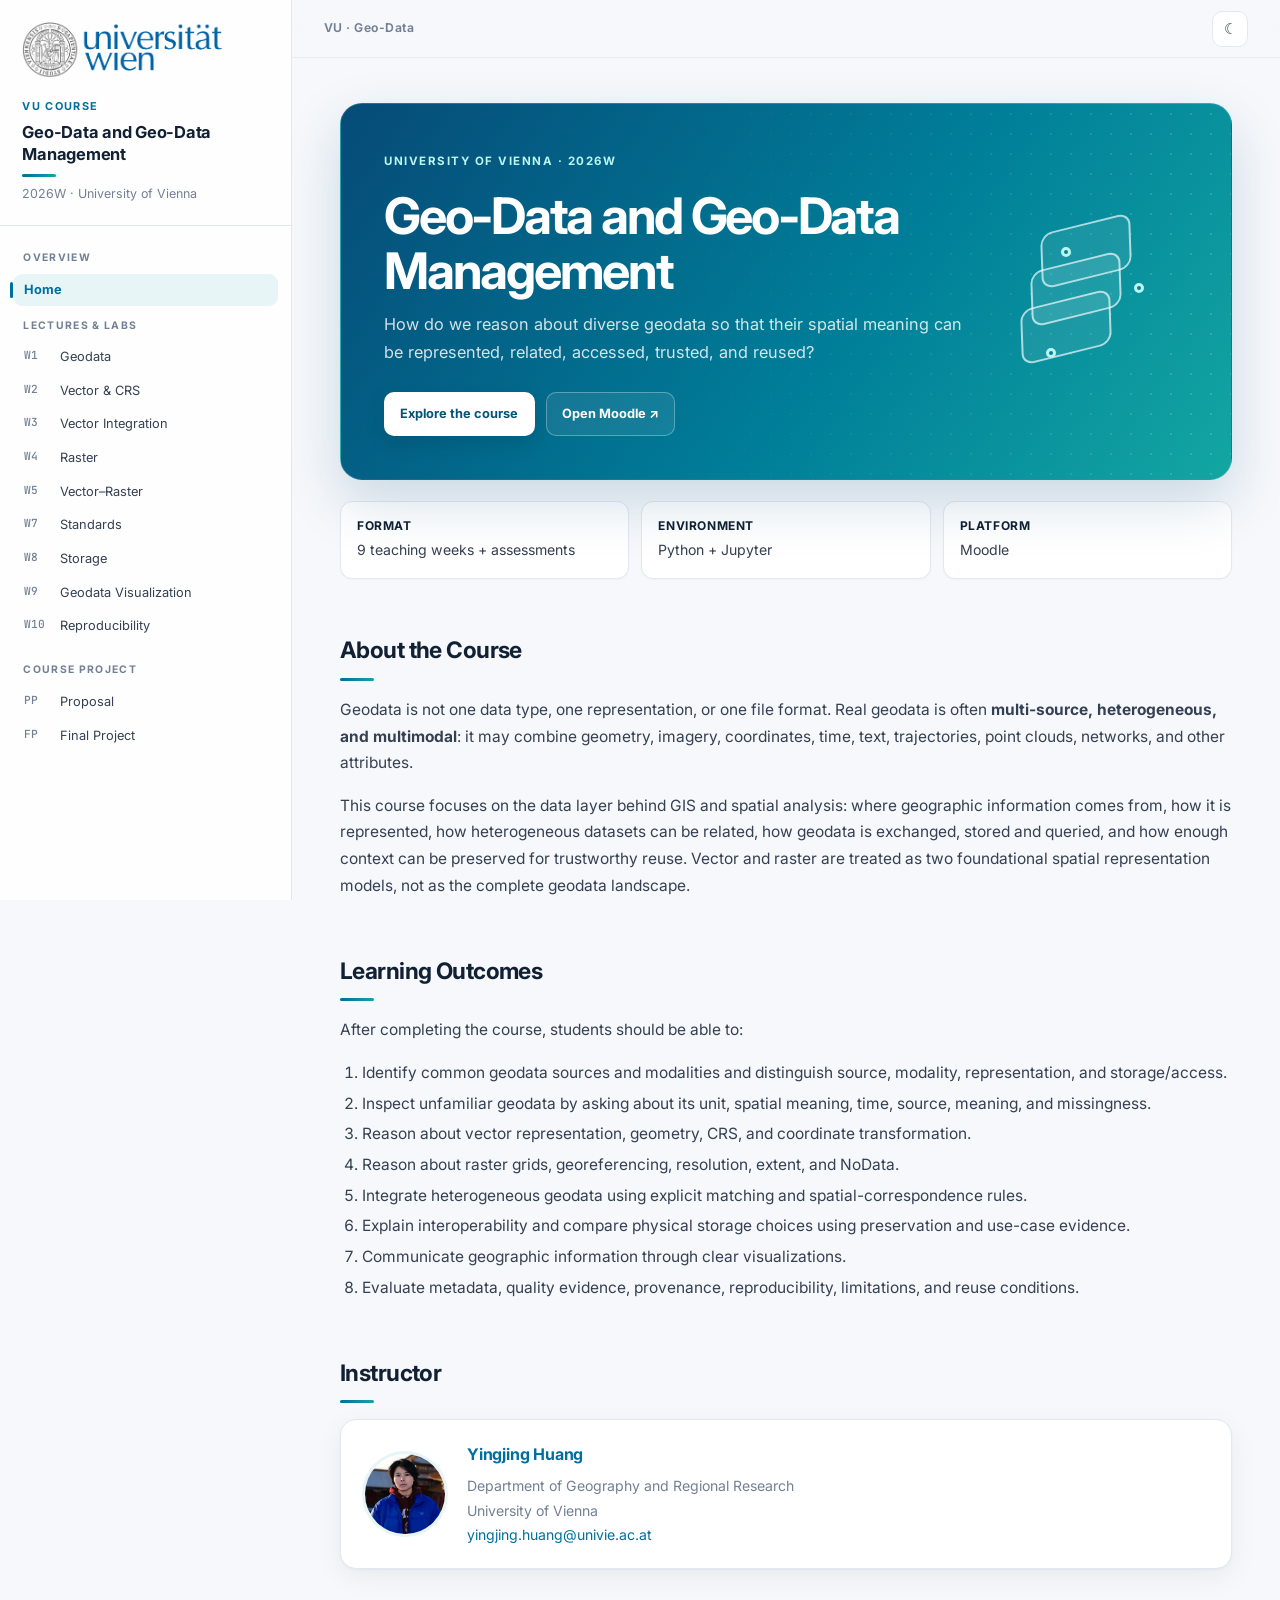
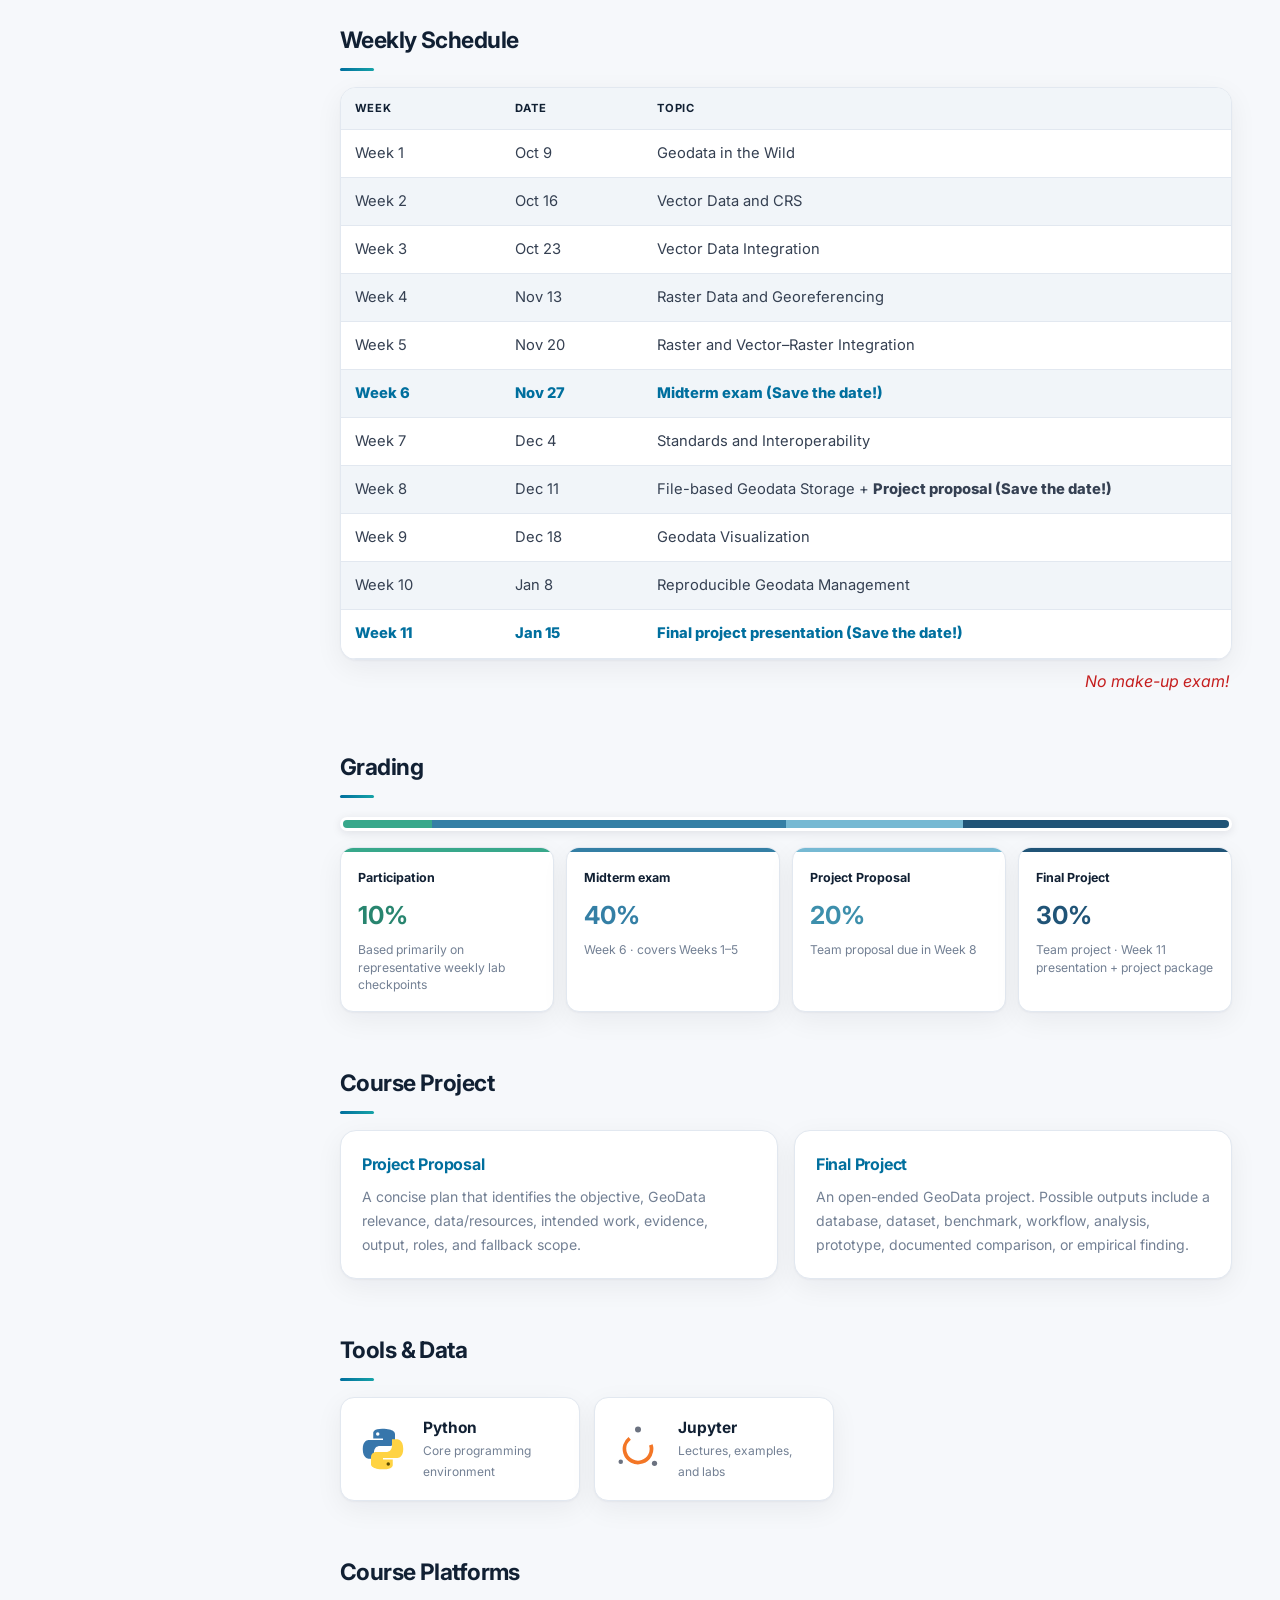
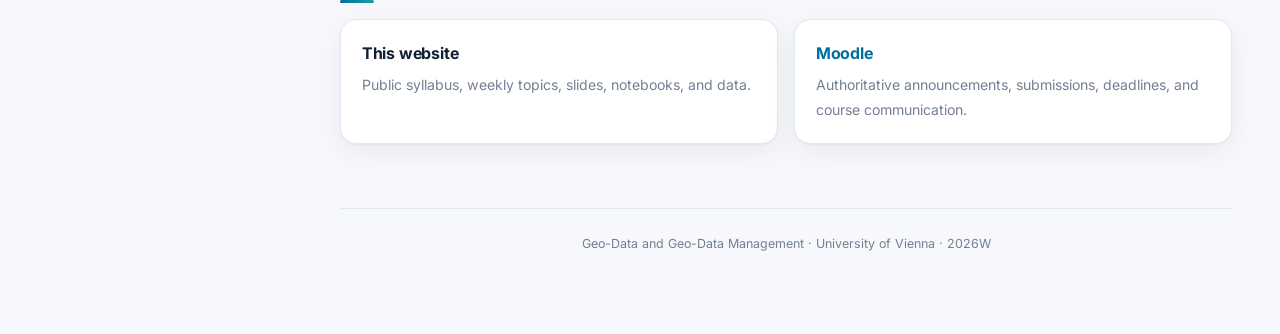
<file: index.html>
<!doctype html>
<html lang="en">
<head><meta charset="utf-8"><meta name="viewport" content="width=device-width,initial-scale=1"><meta name="description" content="Geo-Data and Geo-Data Management, University of Vienna, Winter Semester 2026"><title>Geo-Data and Geo-Data Management · 2026W</title><link rel="stylesheet" href="style.css"></head>
<body>
<aside class="sidebar" id="sidebar"><div class="sidebar-header"><img src="img/uni_logo.png" alt="University of Vienna" class="sidebar-logo"><div class="eyebrow">VU Course</div><h2>Geo-Data and Geo-Data Management</h2><div class="semester">2026W · University of Vienna</div></div><nav><div class="nav-title">Overview</div><a class="nav-home active" href="index.html">Home</a><div class="nav-title">Lectures &amp; Labs</div><div class="week-nav" id="weekNav"></div></nav></aside><div class="backdrop" id="backdrop"></div>
<main class="main"><div class="topbar"><span class="topbar-label">VU · Geo-Data</span><button class="icon-btn menu-toggle" id="menuToggle" aria-label="Open navigation">☰</button><button class="icon-btn" id="themeToggle" aria-label="Toggle colour theme">☾</button></div><div class="content">
<header class="hero hero-home"><div class="hero-copy"><span class="hero-eyebrow">University of Vienna · 2026W</span><h1>Geo-Data and Geo-Data Management</h1><p>How do we reason about diverse geodata so that their spatial meaning can be represented, related, accessed, trusted, and reused?</p><div class="hero-actions"><a class="button button-light" href="#schedule">Explore the course</a><a class="button button-ghost" href="https://moodle.univie.ac.at/" target="_blank" rel="noopener">Open Moodle ↗</a></div></div><div class="hero-visual data-visual" aria-hidden="true"><span class="data-layer layer-one"></span><span class="data-layer layer-two"></span><span class="data-layer layer-three"></span><span class="data-node node-one"></span><span class="data-node node-two"></span><span class="data-node node-three"></span></div></header>
<div class="quick-facts"><div class="fact"><strong>Format</strong><span>9 teaching weeks + assessments</span></div><div class="fact"><strong>Environment</strong><span>Python + Jupyter</span></div><div class="fact"><strong>Platform</strong><span>Moodle</span></div></div>
<h2>About the Course</h2><p>Geodata is not one data type, one representation, or one file format. Real geodata is often <strong>multi-source, heterogeneous, and multimodal</strong>: it may combine geometry, imagery, coordinates, time, text, trajectories, point clouds, networks, and other attributes.</p><p>This course focuses on the data layer behind GIS and spatial analysis: where geographic information comes from, how it is represented, how heterogeneous datasets can be related, how geodata is exchanged, stored and queried, and how enough context can be preserved for trustworthy reuse. Vector and raster are treated as two foundational spatial representation models, not as the complete geodata landscape.</p>
<h2>Learning Outcomes</h2><p>After completing the course, students should be able to:</p><ol><li>Identify common geodata sources and modalities and distinguish source, modality, representation, and storage/access.</li><li>Inspect unfamiliar geodata by asking about its unit, spatial meaning, time, source, meaning, and missingness.</li><li>Reason about vector representation, geometry, CRS, and coordinate transformation.</li><li>Reason about raster grids, georeferencing, resolution, extent, and NoData.</li><li>Integrate heterogeneous geodata using explicit matching and spatial-correspondence rules.</li><li>Explain interoperability and compare physical storage choices using preservation and use-case evidence.</li><li>Communicate geographic information through clear visualizations.</li><li>Evaluate metadata, quality evidence, provenance, reproducibility, limitations, and reuse conditions.</li></ol>
<h2>Instructor</h2><div class="instructor-card"><img src="img/Yingjing.jpg" alt="Yingjing Huang"><div><h3><a href="https://yingjinghuang.github.io/" target="_blank" rel="noopener">Yingjing Huang</a></h3><p>Department of Geography and Regional Research<br>University of Vienna<br><a href="mailto:yingjing.huang@univie.ac.at">yingjing.huang@univie.ac.at</a></p></div></div>
<h2 id="schedule">Weekly Schedule</h2>
<div class="schedule-wrap schedule-gir"><table>
<thead><tr><th>Week</th><th>Date</th><th>Topic</th></tr></thead>
<tbody>
<tr><td>Week 1</td><td>Oct 9</td><td><a href="week1.html">Geodata in the Wild</a></td></tr>
<tr><td>Week 2</td><td>Oct 16</td><td><a href="week2.html">Vector Data and CRS</a></td></tr>
<tr><td>Week 3</td><td>Oct 23</td><td><a href="week3.html">Vector Data Integration</a></td></tr>
<tr><td>Week 4</td><td>Nov 13</td><td><a href="week4.html">Raster Data and Georeferencing</a></td></tr>
<tr><td>Week 5</td><td>Nov 20</td><td><a href="week5.html">Raster and Vector–Raster Integration</a></td></tr>
<tr class="schedule-highlight"><td>Week 6</td><td>Nov 27</td><td>Midterm exam <span class="schedule-accent">(Save the date!)</span></td></tr>
<tr><td>Week 7</td><td>Dec 4</td><td><a href="week7.html">Standards and Interoperability</a></td></tr>
<tr><td>Week 8</td><td>Dec 11</td><td><a href="week8.html">File-based Geodata Storage</a> + <a class="schedule-accent" href="project-proposal.html">Project proposal (Save the date!)</a></td></tr>
<tr><td>Week 9</td><td>Dec 18</td><td><a href="week9.html">Geodata Visualization</a></td></tr>
<tr><td>Week 10</td><td>Jan 8</td><td><a href="week10.html">Reproducible Geodata Management</a></td></tr>
<tr class="schedule-highlight"><td>Week 11</td><td>Jan 15</td><td><a href="final-project.html">Final project presentation <span class="schedule-accent">(Save the date!)</span></a></td></tr>
</tbody></table></div>
<p class="no-makeup">No make-up exam!</p>
<h2>Grading</h2><div class="grading-bar" role="img" aria-label="Participation 10 percent, Midterm exam 40 percent, Project Proposal 20 percent, Final Project 30 percent"><span class="bar-participation"></span><span class="bar-midterm"></span><span class="bar-project"></span><span class="bar-final"></span></div><div class="assessment-grid"><article class="grade-card participation-card"><span class="grade-label">Participation</span><strong>10%</strong><p>Based primarily on representative weekly lab checkpoints</p></article><article class="grade-card midterm-card"><span class="grade-label">Midterm exam</span><strong>40%</strong><p>Week 6 · covers Weeks 1–5</p></article><article class="grade-card project-card"><span class="grade-label">Project Proposal</span><strong>20%</strong><p>Team proposal due in Week 8</p></article><article class="grade-card final-card"><span class="grade-label">Final Project</span><strong>30%</strong><p>Team project · Week 11 presentation + project package</p></article></div>
<h2>Course Project</h2><div class="card-grid"><article class="card"><h3><a href="project-proposal.html">Project Proposal</a></h3><p>A concise plan that identifies the objective, GeoData relevance, data/resources, intended work, evidence, output, roles, and fallback scope.</p></article><article class="card"><h3><a href="final-project.html">Final Project</a></h3><p>An open-ended GeoData project. Possible outputs include a database, dataset, benchmark, workflow, analysis, prototype, documented comparison, or empirical finding.</p></article></div><h2>Tools &amp; Data</h2><div class="tool-grid" aria-label="Core course tools"><div class="tool-card"><svg class="tool-icon python-icon" viewBox="0 0 64 64" aria-hidden="true"><path d="M31 5c-13 0-12 6-12 6v7h13v2H14S5 19 5 32s8 13 8 13h7v-9s0-8 8-8h13s7 0 7-7v-9s1-7-17-7Z"></path><circle cx="25" cy="12" r="2.3"></circle><path d="M33 59c13 0 12-6 12-6v-7H32v-2h18s9 1 9-12-8-13-8-13h-7v9s0 8-8 8H23s-7 0-7 7v9s-1 7 17 7Z"></path><circle cx="39" cy="52" r="2.3"></circle></svg><div><strong>Python</strong><span>Core programming environment</span></div></div><div class="tool-card"><svg class="tool-icon jupyter-icon" viewBox="0 0 64 64" aria-hidden="true"><circle cx="32" cy="32" r="18"></circle><circle cx="32" cy="6" r="4"></circle><circle cx="9" cy="49" r="3"></circle><circle cx="54" cy="51" r="3.5"></circle></svg><div><strong>Jupyter</strong><span>Lectures, examples, and labs</span></div></div></div>
<h2>Course Platforms</h2><div class="card-grid"><article class="card"><h3>This website</h3><p>Public syllabus, weekly topics, slides, notebooks, and data.</p></article><article class="card"><h3><a href="https://moodle.univie.ac.at/" target="_blank" rel="noopener">Moodle</a></h3><p>Authoritative announcements, submissions, deadlines, and course communication.</p></article></div>
<footer class="footer">Geo-Data and Geo-Data Management · University of Vienna · 2026W</footer>
</div></main><script src="script.js"></script></body></html>
</file>
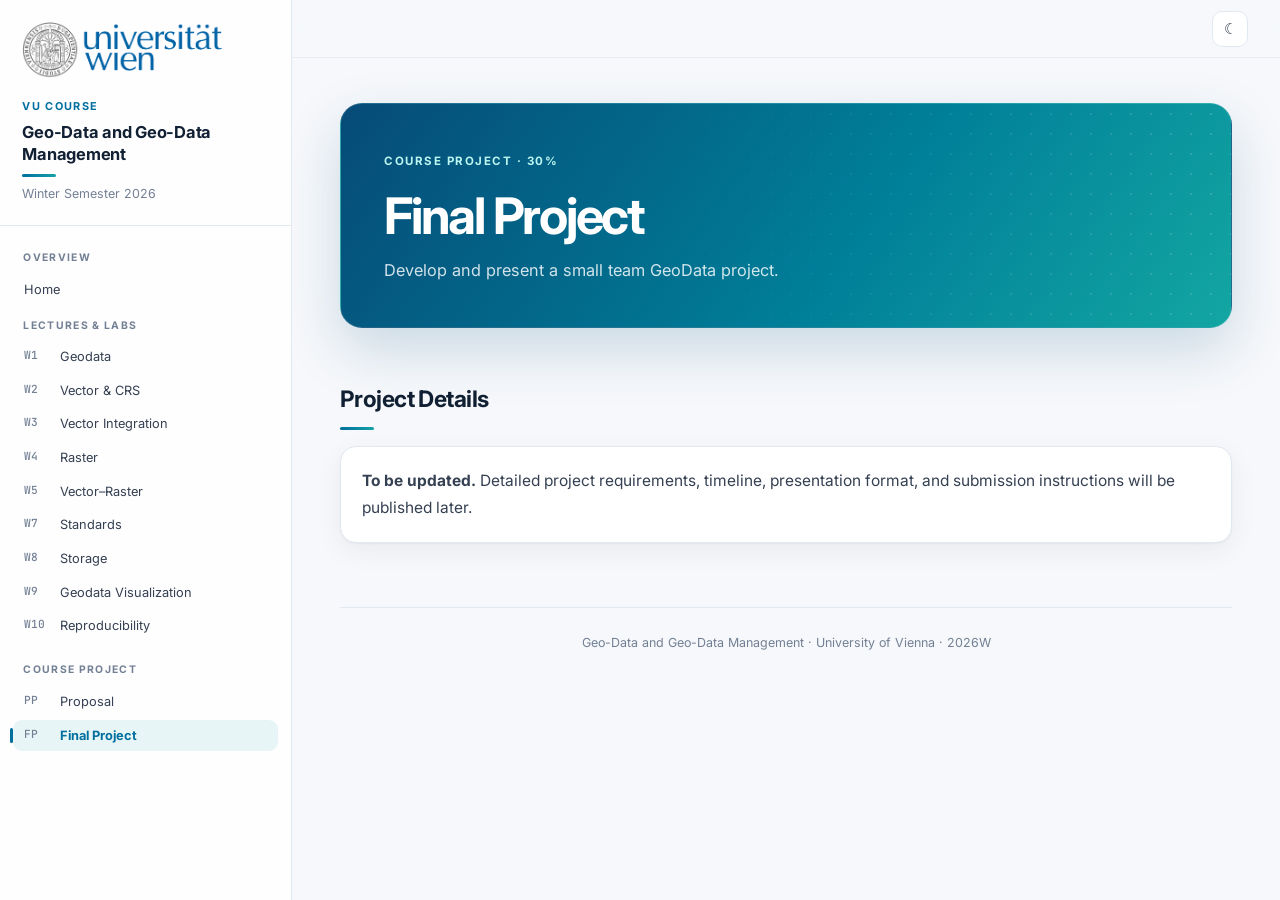
<file: final-project.html>
<!doctype html><html lang="en"><head><meta charset="utf-8"><meta name="viewport" content="width=device-width,initial-scale=1"><meta name="description" content="Final Project · Geo-Data and Geo-Data Management · University of Vienna"><title>Final Project · Geo-Data 2026W</title><link rel="stylesheet" href="style.css"></head><body data-page="final-project"><aside class="sidebar" id="sidebar"><div class="sidebar-header"><img src="img/uni_logo.png" alt="University of Vienna" class="sidebar-logo"><div class="eyebrow">VU Course</div><h2>Geo-Data and Geo-Data Management</h2><div class="semester">Winter Semester 2026</div></div><nav><div class="nav-title">Overview</div><a class="nav-home" href="index.html">Home</a><div class="nav-title">Lectures &amp; Labs</div><div class="week-nav" id="weekNav"></div></nav></aside><div class="backdrop" id="backdrop"></div><main class="main"><div class="topbar"><button class="icon-btn menu-toggle" id="menuToggle">☰</button><button class="icon-btn" id="themeToggle">☾</button></div><div class="content"><header class="hero"><span class="eyebrow">Course Project · 30%</span><h1>Final Project</h1><p>Develop and present a small team GeoData project.</p></header>

<h2>Project Details</h2>
<div class="callout"><strong>To be updated.</strong> Detailed project requirements, timeline, presentation format, and submission instructions will be published later.</div>

<footer class="footer">Geo-Data and Geo-Data Management · University of Vienna · 2026W</footer></div></main><script src="script.js"></script></body></html>
</file>
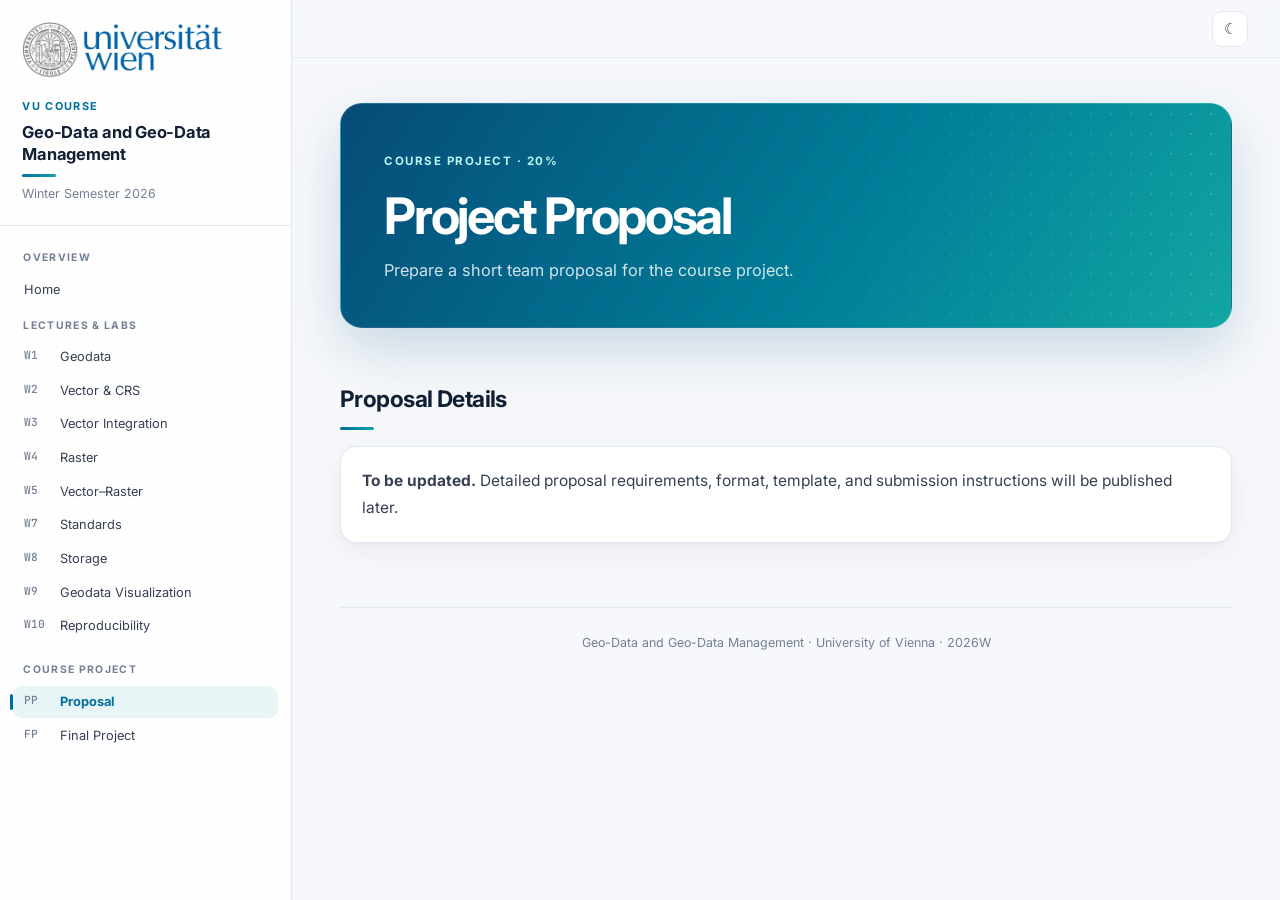
<file: project-proposal.html>
<!doctype html><html lang="en"><head><meta charset="utf-8"><meta name="viewport" content="width=device-width,initial-scale=1"><meta name="description" content="Project Proposal · Geo-Data and Geo-Data Management · University of Vienna"><title>Project Proposal · Geo-Data 2026W</title><link rel="stylesheet" href="style.css"></head><body data-page="project-proposal"><aside class="sidebar" id="sidebar"><div class="sidebar-header"><img src="img/uni_logo.png" alt="University of Vienna" class="sidebar-logo"><div class="eyebrow">VU Course</div><h2>Geo-Data and Geo-Data Management</h2><div class="semester">Winter Semester 2026</div></div><nav><div class="nav-title">Overview</div><a class="nav-home" href="index.html">Home</a><div class="nav-title">Lectures &amp; Labs</div><div class="week-nav" id="weekNav"></div></nav></aside><div class="backdrop" id="backdrop"></div><main class="main"><div class="topbar"><button class="icon-btn menu-toggle" id="menuToggle">☰</button><button class="icon-btn" id="themeToggle">☾</button></div><div class="content"><header class="hero"><span class="eyebrow">Course Project · 20%</span><h1>Project Proposal</h1><p>Prepare a short team proposal for the course project.</p></header>

<h2>Proposal Details</h2>
<div class="callout"><strong>To be updated.</strong> Detailed proposal requirements, format, template, and submission instructions will be published later.</div>

<footer class="footer">Geo-Data and Geo-Data Management · University of Vienna · 2026W</footer></div></main><script src="script.js"></script></body></html>
</file>
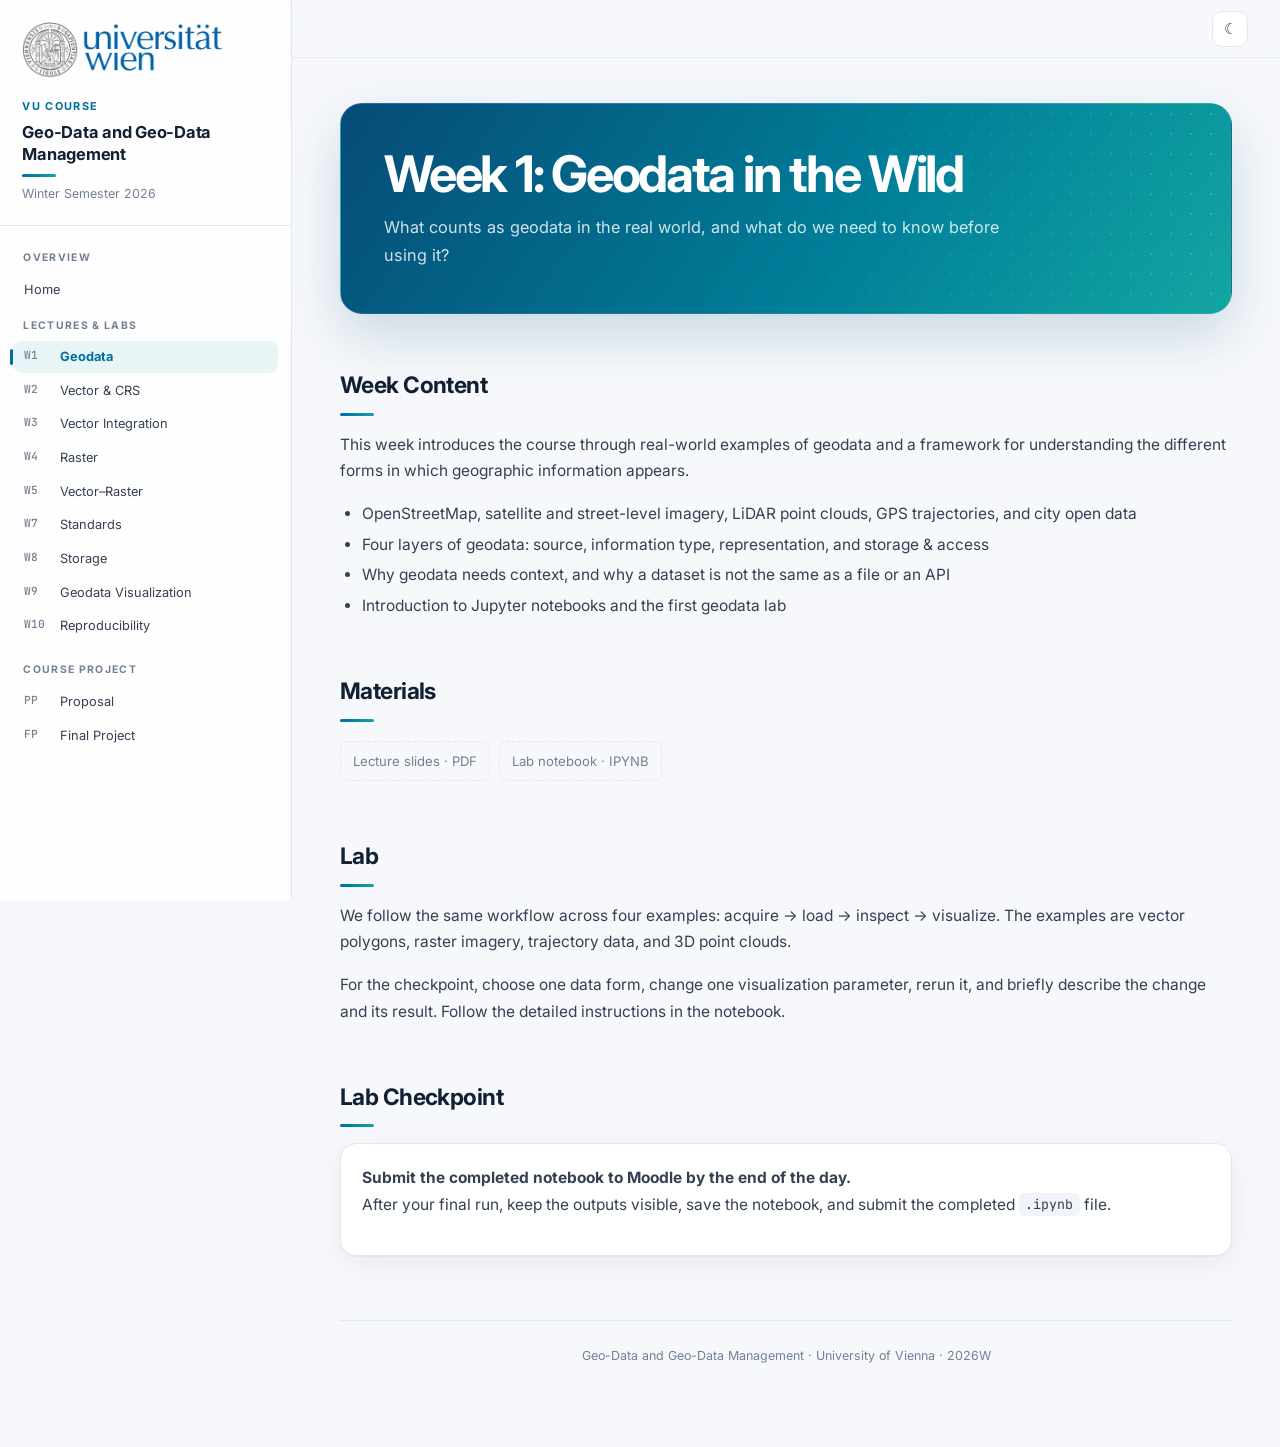
<file: week1.html>
<!doctype html><html lang="en"><head><meta charset="utf-8"><meta name="viewport" content="width=device-width,initial-scale=1"><title>Week 1 · Geo-Data 2026W</title><link rel="stylesheet" href="style.css"></head><body data-week="1"><aside class="sidebar" id="sidebar"><div class="sidebar-header"><img src="img/uni_logo.png" alt="University of Vienna" class="sidebar-logo"><div class="eyebrow">VU Course</div><h2>Geo-Data and Geo-Data Management</h2><div class="semester">Winter Semester 2026</div></div><nav><div class="nav-title">Overview</div><a class="nav-home" href="index.html">Home</a><div class="nav-title">Lectures &amp; Labs</div><div class="week-nav" id="weekNav"></div></nav></aside><div class="backdrop" id="backdrop"></div><main class="main"><div class="topbar"><button class="icon-btn menu-toggle" id="menuToggle">☰</button><button class="icon-btn" id="themeToggle">☾</button></div><div class="content">
  <header class="hero">
    <h1>Week 1: Geodata in the Wild</h1>
    <p>What counts as geodata in the real world, and what do we need to know before using it?</p>
  </header>

  <h2>Week Content</h2>
  <p>This week introduces the course through real-world examples of geodata and a framework for understanding the different forms in which geographic information appears.</p>
  <ul>
    <li>OpenStreetMap, satellite and street-level imagery, LiDAR point clouds, GPS trajectories, and city open data</li>
    <li>Four layers of geodata: source, information type, representation, and storage &amp; access</li>
    <li>Why geodata needs context, and why a dataset is not the same as a file or an API</li>
    <li>Introduction to Jupyter notebooks and the first geodata lab</li>
  </ul>

  <h2>Materials</h2>
  <a class="resource" href="slides/Week1_Introduction.pdf">Lecture slides · PDF</a>
  <a class="resource" href="code/week1/Week1_geodata_inventory.ipynb">Lab notebook · IPYNB</a>

  <h2>Lab</h2>
  <p>We follow the same workflow across four examples: acquire → load → inspect → visualize. The examples are vector polygons, raster imagery, trajectory data, and 3D point clouds.</p>
  <p>For the checkpoint, choose one data form, change one visualization parameter, rerun it, and briefly describe the change and its result. Follow the detailed instructions in the notebook.</p>

  <h2>Lab Checkpoint</h2>
  <div class="callout">
    <strong>Submit the completed notebook to Moodle by the end of the day.</strong>
    <p>After your final run, keep the outputs visible, save the notebook, and submit the completed <code>.ipynb</code> file.</p>
  </div>

  <footer class="footer">Geo-Data and Geo-Data Management · University of Vienna · 2026W</footer>
</div></main><script src="script.js"></script></body></html>
</file>
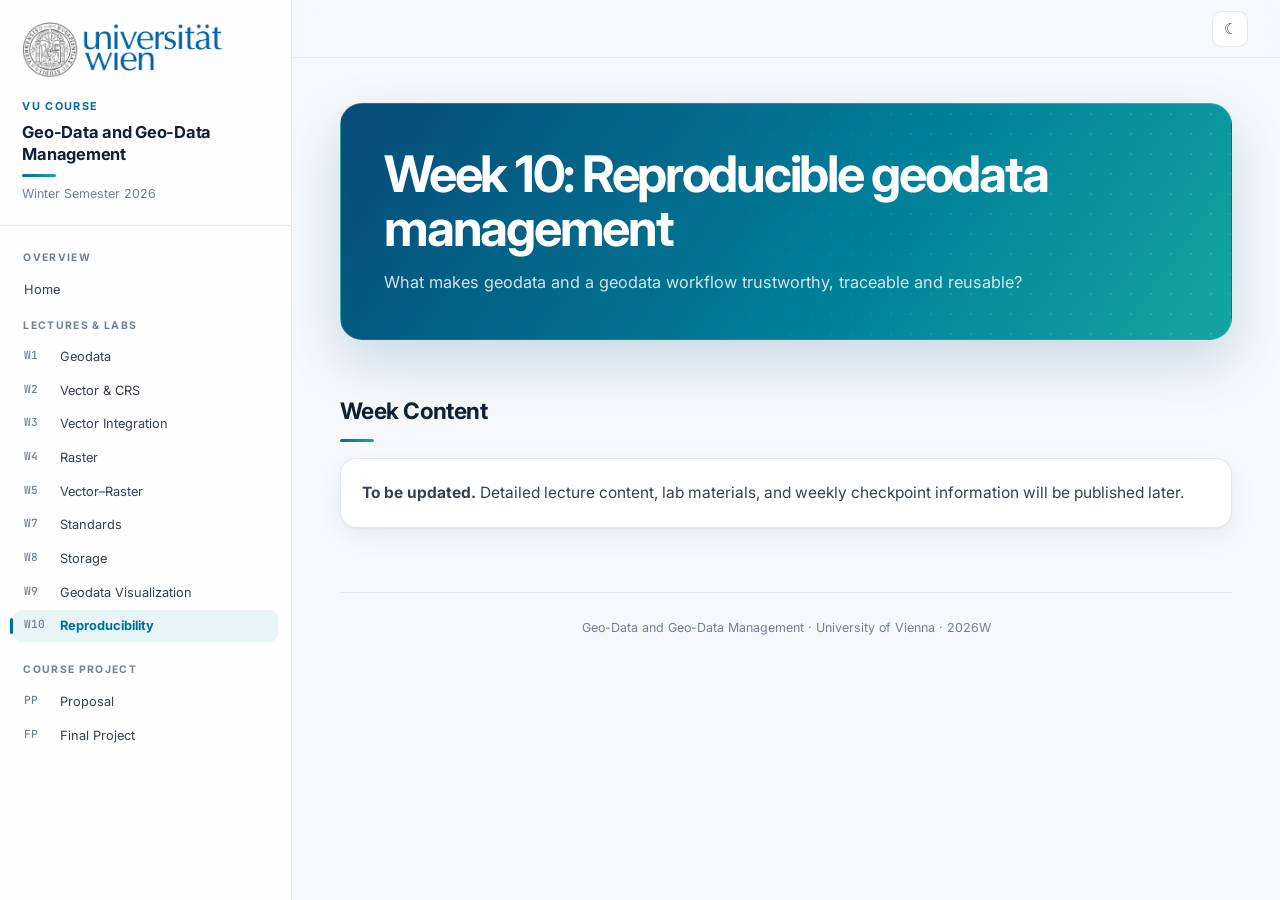
<file: week10.html>
<!doctype html><html lang="en"><head><meta charset="utf-8"><meta name="viewport" content="width=device-width,initial-scale=1"><title>Week 10 · Geo-Data 2026W</title><link rel="stylesheet" href="style.css"></head><body data-week="10"><aside class="sidebar" id="sidebar"><div class="sidebar-header"><img src="img/uni_logo.png" alt="University of Vienna" class="sidebar-logo"><div class="eyebrow">VU Course</div><h2>Geo-Data and Geo-Data Management</h2><div class="semester">Winter Semester 2026</div></div><nav><div class="nav-title">Overview</div><a class="nav-home" href="index.html">Home</a><div class="nav-title">Lectures &amp; Labs</div><div class="week-nav" id="weekNav"></div></nav></aside><div class="backdrop" id="backdrop"></div><main class="main"><div class="topbar"><button class="icon-btn menu-toggle" id="menuToggle">☰</button><button class="icon-btn" id="themeToggle">☾</button></div><div class="content" id="weekContent"></div></main><script src="script.js"></script></body></html>
</file>
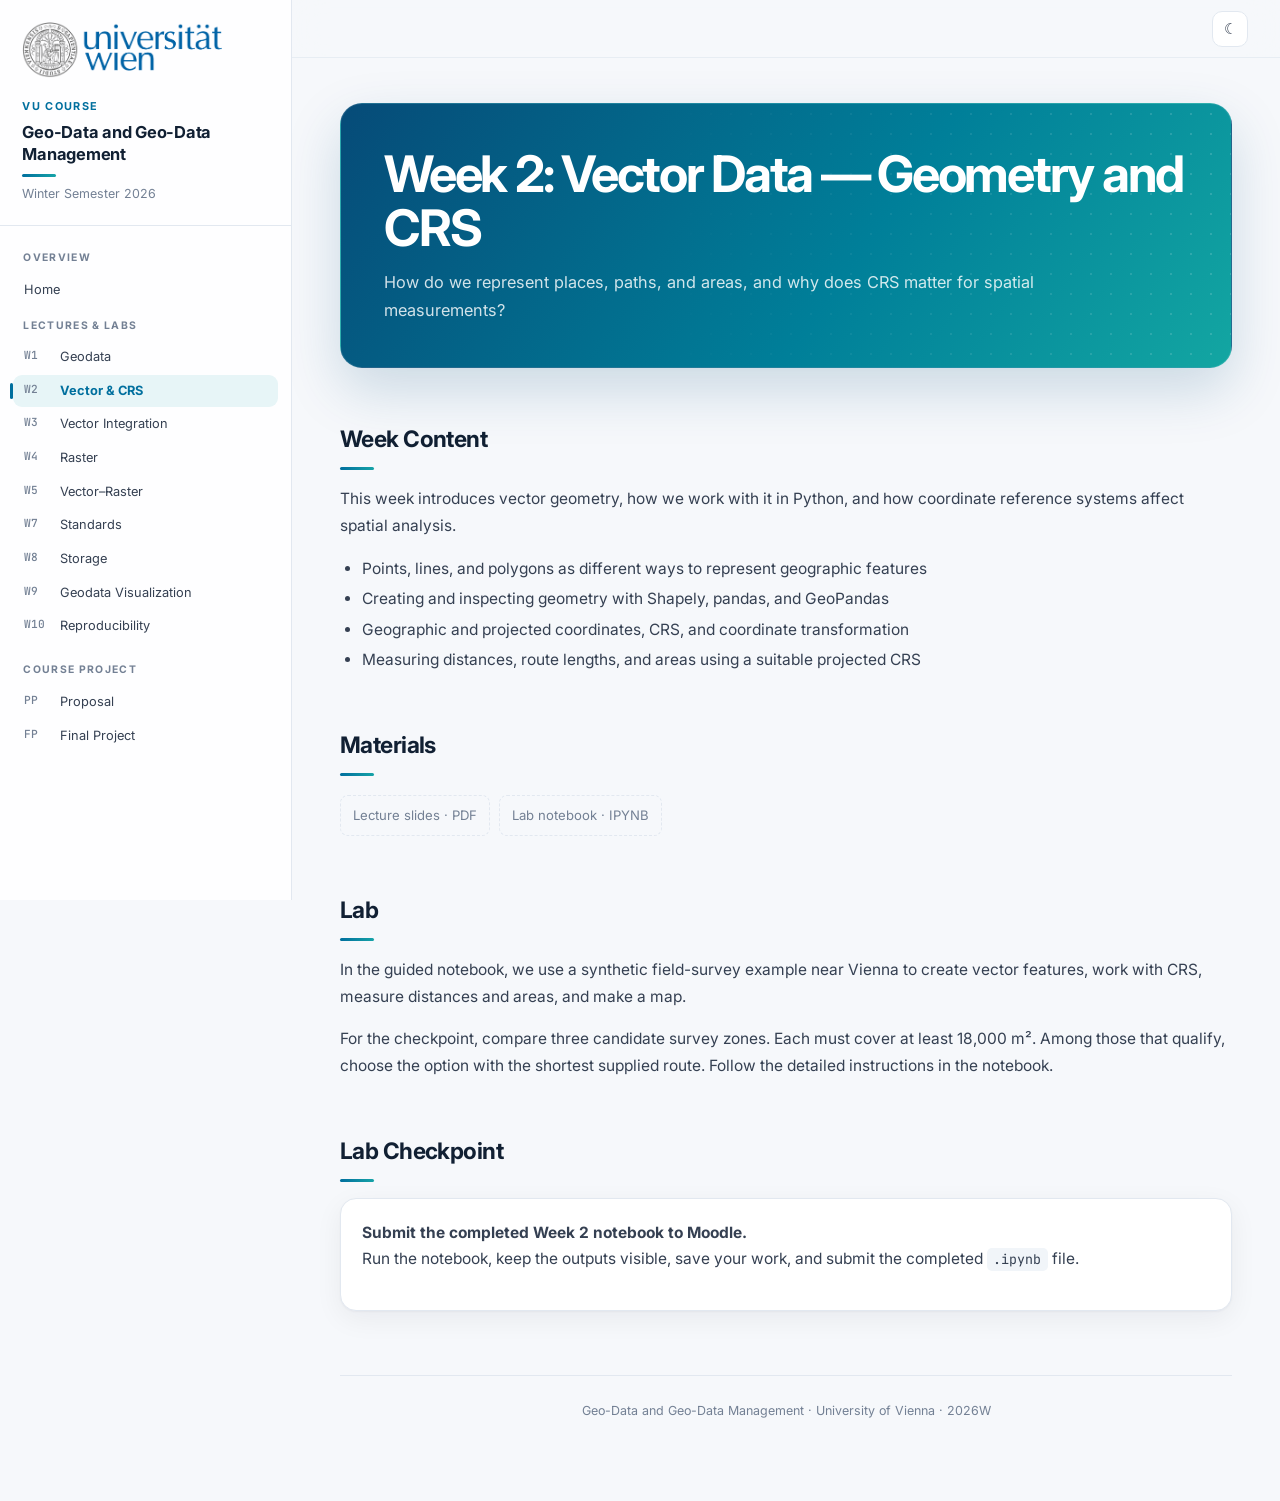
<file: week2.html>
<!doctype html>
<html lang="en">
<head>
  <meta charset="utf-8">
  <meta name="viewport" content="width=device-width,initial-scale=1">
  <meta name="description" content="Week 2 of Geo-Data and Geo-Data Management: vector geometry, Python, CRS, and spatial measurements.">
  <title>Week 2: Vector Data — Geometry and CRS · Geo-Data 2026W</title>
  <link rel="stylesheet" href="style.css">
</head>
<body data-week="2">
  <aside class="sidebar" id="sidebar">
    <div class="sidebar-header">
      <img src="img/uni_logo.png" alt="University of Vienna" class="sidebar-logo">
      <div class="eyebrow">VU Course</div>
      <h2>Geo-Data and Geo-Data Management</h2>
      <div class="semester">Winter Semester 2026</div>
    </div>
    <nav>
      <div class="nav-title">Overview</div>
      <a class="nav-home" href="index.html">Home</a>
      <div class="nav-title">Lectures &amp; Labs</div>
      <div class="week-nav" id="weekNav"></div>
    </nav>
  </aside>
  <div class="backdrop" id="backdrop"></div>
  <main class="main">
    <div class="topbar">
      <button class="icon-btn menu-toggle" id="menuToggle" aria-label="Open navigation">☰</button>
      <button class="icon-btn" id="themeToggle" aria-label="Toggle colour theme">☾</button>
    </div>
    <div class="content">
      <header class="hero">
        <h1>Week 2: Vector Data — Geometry and CRS</h1>
        <p>How do we represent places, paths, and areas, and why does CRS matter for spatial measurements?</p>
      </header>

      <h2>Week Content</h2>
      <p>This week introduces vector geometry, how we work with it in Python, and how coordinate reference systems affect spatial analysis.</p>
      <ul>
        <li>Points, lines, and polygons as different ways to represent geographic features</li>
        <li>Creating and inspecting geometry with Shapely, pandas, and GeoPandas</li>
        <li>Geographic and projected coordinates, CRS, and coordinate transformation</li>
        <li>Measuring distances, route lengths, and areas using a suitable projected CRS</li>
      </ul>

      <h2>Materials</h2>
      <a class="resource" href="slides/Week2_Vector_Geometry_and_CRS.pdf">Lecture slides · PDF</a>
      <a class="resource" href="code/week2/Week2_vector_geometry_crs.ipynb">Lab notebook · IPYNB</a>

      <h2>Lab</h2>
      <p>In the guided notebook, we use a synthetic field-survey example near Vienna to create vector features, work with CRS, measure distances and areas, and make a map.</p>
      <p>For the checkpoint, compare three candidate survey zones. Each must cover at least 18,000 m². Among those that qualify, choose the option with the shortest supplied route. Follow the detailed instructions in the notebook.</p>

      <h2>Lab Checkpoint</h2>
      <div class="callout">
        <strong>Submit the completed Week 2 notebook to Moodle.</strong>
        <p>Run the notebook, keep the outputs visible, save your work, and submit the completed <code>.ipynb</code> file.</p>
      </div>


      <footer class="footer">Geo-Data and Geo-Data Management · University of Vienna · 2026W</footer>
    </div>
  </main>
  <script src="script.js"></script>
</body>
</html>
</file>
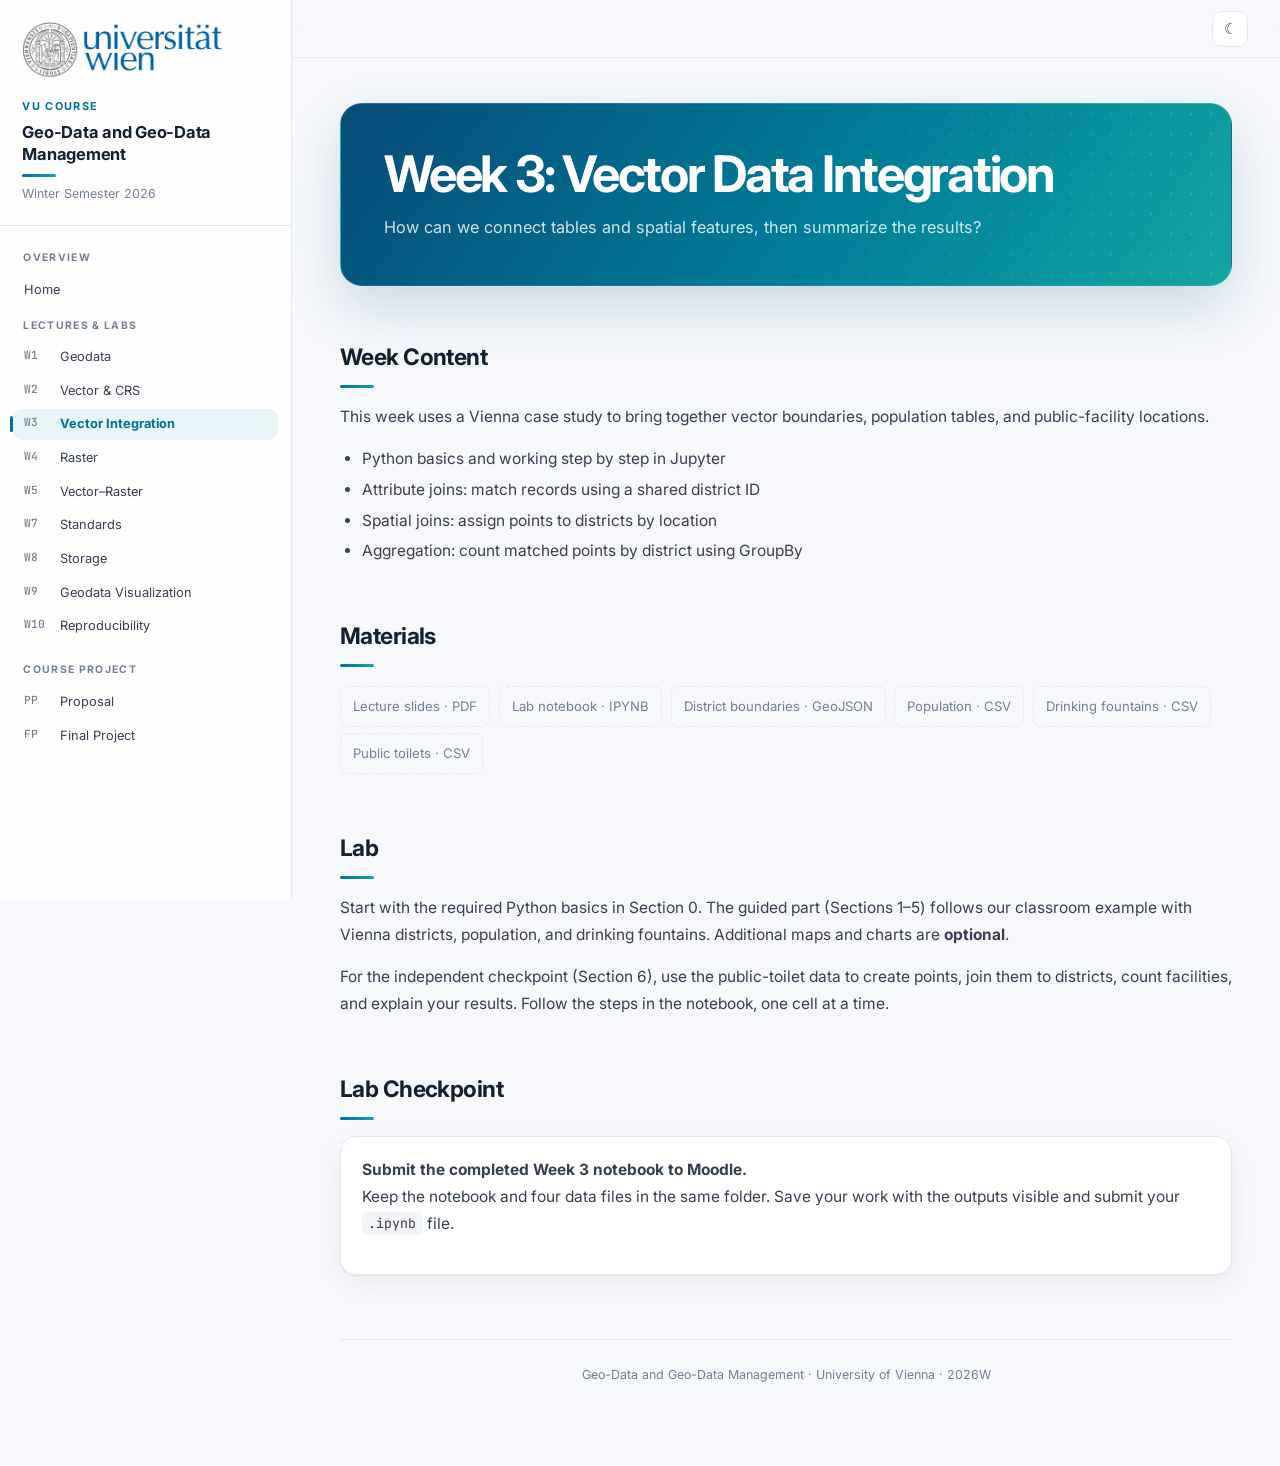
<file: week3.html>
<!doctype html>
<html lang="en">
<head>
  <meta charset="utf-8">
  <meta name="viewport" content="width=device-width,initial-scale=1">
  <meta name="description" content="Week 3 of Geo-Data and Geo-Data Management: attribute joins, spatial joins, aggregation, and a Vienna geodata lab.">
  <title>Week 3: Vector Data Integration · Geo-Data 2026W</title>
  <link rel="stylesheet" href="style.css">
</head>
<body data-week="3">
  <aside class="sidebar" id="sidebar">
    <div class="sidebar-header">
      <img src="img/uni_logo.png" alt="University of Vienna" class="sidebar-logo">
      <div class="eyebrow">VU Course</div>
      <h2>Geo-Data and Geo-Data Management</h2>
      <div class="semester">Winter Semester 2026</div>
    </div>
    <nav>
      <div class="nav-title">Overview</div>
      <a class="nav-home" href="index.html">Home</a>
      <div class="nav-title">Lectures &amp; Labs</div>
      <div class="week-nav" id="weekNav"></div>
    </nav>
  </aside>
  <div class="backdrop" id="backdrop"></div>
  <main class="main">
    <div class="topbar">
      <button class="icon-btn menu-toggle" id="menuToggle" aria-label="Open navigation">☰</button>
      <button class="icon-btn" id="themeToggle" aria-label="Toggle colour theme">☾</button>
    </div>
    <div class="content">
      <header class="hero">
        <h1>Week 3: Vector Data Integration</h1>
        <p>How can we connect tables and spatial features, then summarize the results?</p>
      </header>

      <h2>Week Content</h2>
      <p>This week uses a Vienna case study to bring together vector boundaries, population tables, and public-facility locations.</p>
      <ul>
        <li>Python basics and working step by step in Jupyter</li>
        <li>Attribute joins: match records using a shared district ID</li>
        <li>Spatial joins: assign points to districts by location</li>
        <li>Aggregation: count matched points by district using GroupBy</li>
      </ul>

      <h2>Materials</h2>
      <a class="resource" href="slides/Week3_Vector_Data_Integration.pdf">Lecture slides · PDF</a>
      <a class="resource" href="code/week3/W03_Vienna_Lab.ipynb">Lab notebook · IPYNB</a>
      <a class="resource" href="code/week3/W03_Vienna_Districts.geojson">District boundaries · GeoJSON</a>
      <a class="resource" href="code/week3/W03_Vienna_Population_2025.csv">Population · CSV</a>
      <a class="resource" href="code/week3/W03_Vienna_Drinking_Fountains.csv">Drinking fountains · CSV</a>
      <a class="resource" href="code/week3/W03_Vienna_Public_Toilets.csv">Public toilets · CSV</a>

      <h2>Lab</h2>
      <p>Start with the required Python basics in Section 0. The guided part (Sections 1–5) follows our classroom example with Vienna districts, population, and drinking fountains. Additional maps and charts are <strong>optional</strong>.</p>
      <p>For the independent checkpoint (Section 6), use the public-toilet data to create points, join them to districts, count facilities, and explain your results. Follow the steps in the notebook, one cell at a time.</p>

      <h2>Lab Checkpoint</h2>
      <div class="callout">
        <strong>Submit the completed Week 3 notebook to Moodle.</strong>
        <p>Keep the notebook and four data files in the same folder. Save your work with the outputs visible and submit your <code>.ipynb</code> file.</p>
      </div>

      <footer class="footer">Geo-Data and Geo-Data Management · University of Vienna · 2026W</footer>
    </div>
  </main>
  <script src="script.js"></script>
</body>
</html>
</file>
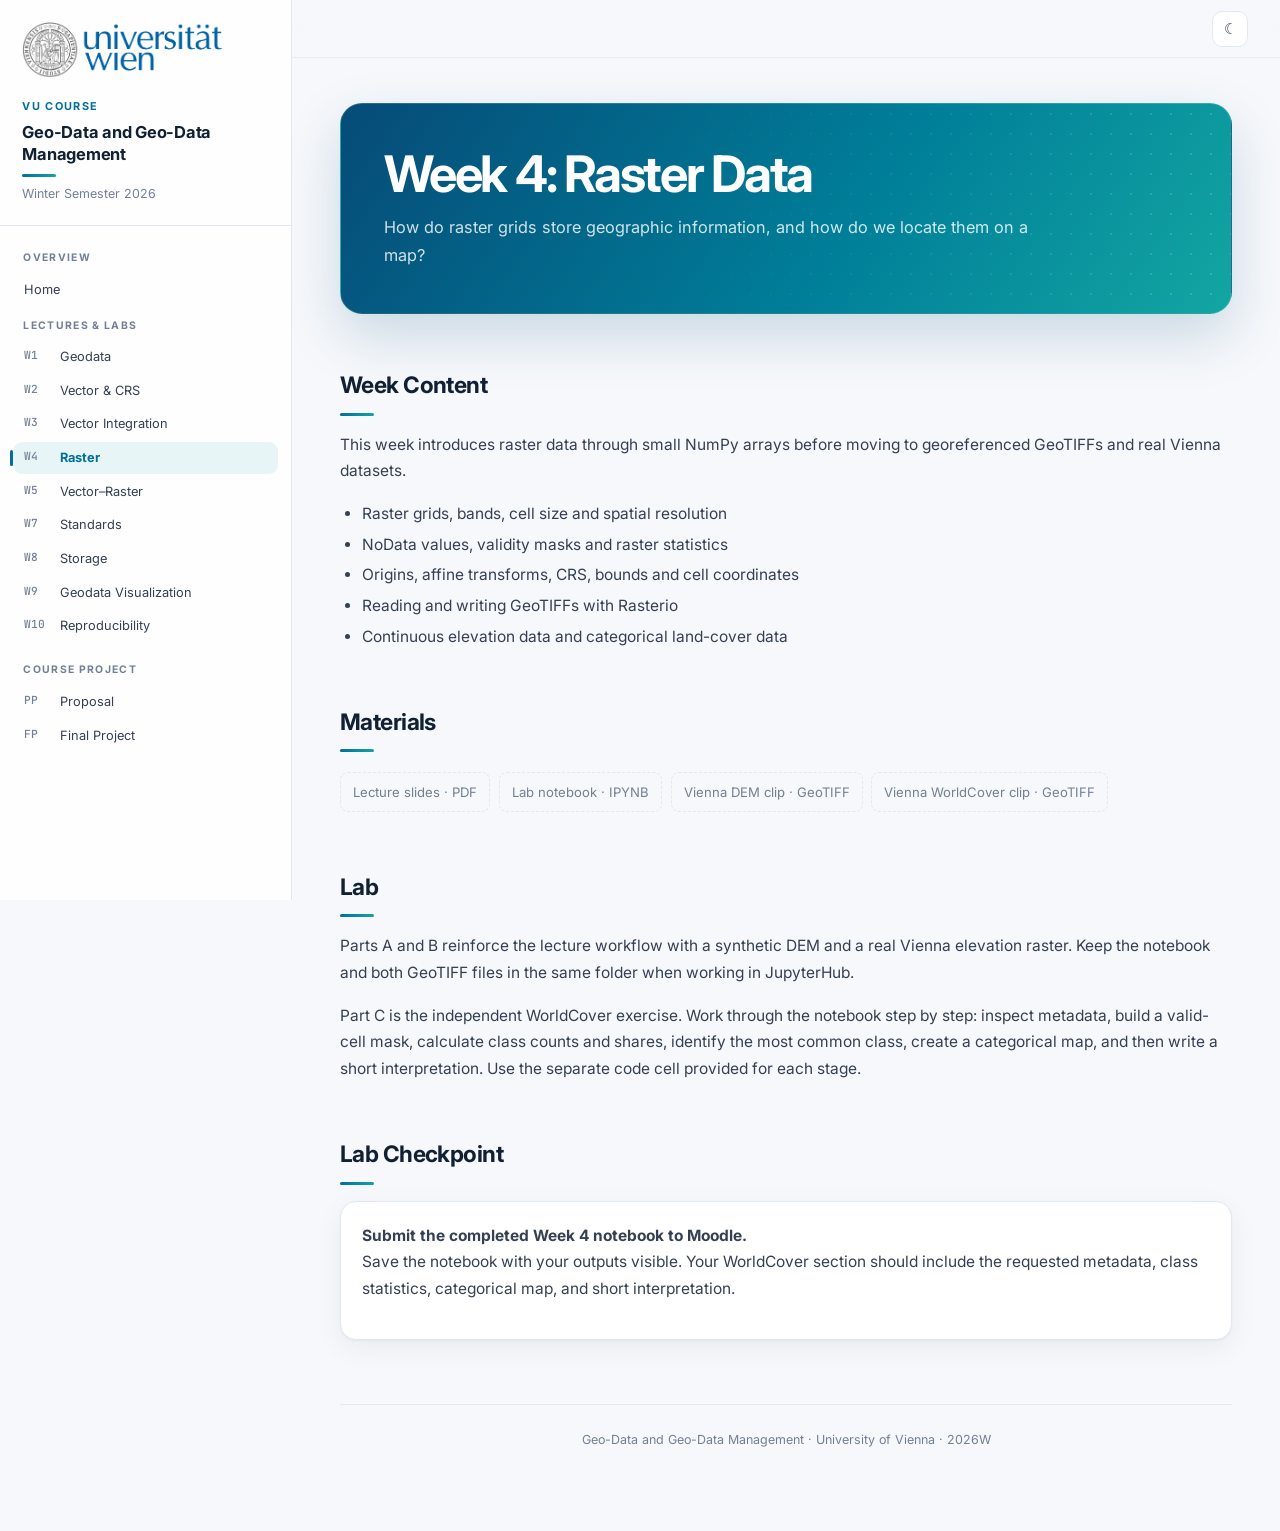
<file: week4.html>
<!doctype html>
<html lang="en">
<head>
  <meta charset="utf-8">
  <meta name="viewport" content="width=device-width,initial-scale=1">
  <meta name="description" content="Week 4 of Geo-Data and Geo-Data Management: raster grids, NoData, georeferencing, GeoTIFFs, elevation and land-cover analysis.">
  <title>Week 4: Raster Data · Geo-Data 2026W</title>
  <link rel="stylesheet" href="style.css">
</head>
<body data-week="4">
  <aside class="sidebar" id="sidebar">
    <div class="sidebar-header">
      <img src="img/uni_logo.png" alt="University of Vienna" class="sidebar-logo">
      <div class="eyebrow">VU Course</div>
      <h2>Geo-Data and Geo-Data Management</h2>
      <div class="semester">Winter Semester 2026</div>
    </div>
    <nav>
      <div class="nav-title">Overview</div>
      <a class="nav-home" href="index.html">Home</a>
      <div class="nav-title">Lectures &amp; Labs</div>
      <div class="week-nav" id="weekNav"></div>
    </nav>
  </aside>
  <div class="backdrop" id="backdrop"></div>
  <main class="main">
    <div class="topbar">
      <button class="icon-btn menu-toggle" id="menuToggle" aria-label="Open navigation">☰</button>
      <button class="icon-btn" id="themeToggle" aria-label="Toggle colour theme">☾</button>
    </div>
    <div class="content">
      <header class="hero">
        <h1>Week 4: Raster Data</h1>
        <p>How do raster grids store geographic information, and how do we locate them on a map?</p>
      </header>

      <h2>Week Content</h2>
      <p>This week introduces raster data through small NumPy arrays before moving to georeferenced GeoTIFFs and real Vienna datasets.</p>
      <ul>
        <li>Raster grids, bands, cell size and spatial resolution</li>
        <li>NoData values, validity masks and raster statistics</li>
        <li>Origins, affine transforms, CRS, bounds and cell coordinates</li>
        <li>Reading and writing GeoTIFFs with Rasterio</li>
        <li>Continuous elevation data and categorical land-cover data</li>
      </ul>

      <h2>Materials</h2>
      <a class="resource" href="slides/Week4_Raster_Data.pdf">Lecture slides · PDF</a>
      <a class="resource" href="code/week4/W04_Vienna_Lab.ipynb">Lab notebook · IPYNB</a>
      <a class="resource" href="code/week4/W04_Vienna_DEM_Clip.tif">Vienna DEM clip · GeoTIFF</a>
      <a class="resource" href="code/week4/W04_Vienna_WorldCover_Clip.tif">Vienna WorldCover clip · GeoTIFF</a>

      <h2>Lab</h2>
      <p>Parts A and B reinforce the lecture workflow with a synthetic DEM and a real Vienna elevation raster. Keep the notebook and both GeoTIFF files in the same folder when working in JupyterHub.</p>
      <p>Part C is the independent WorldCover exercise. Work through the notebook step by step: inspect metadata, build a valid-cell mask, calculate class counts and shares, identify the most common class, create a categorical map, and then write a short interpretation. Use the separate code cell provided for each stage.</p>

      <h2>Lab Checkpoint</h2>
      <div class="callout">
        <strong>Submit the completed Week 4 notebook to Moodle.</strong>
        <p>Save the notebook with your outputs visible. Your WorldCover section should include the requested metadata, class statistics, categorical map, and short interpretation.</p>
      </div>

      <footer class="footer">Geo-Data and Geo-Data Management · University of Vienna · 2026W</footer>
    </div>
  </main>
  <script src="script.js"></script>
</body>
</html>
</file>
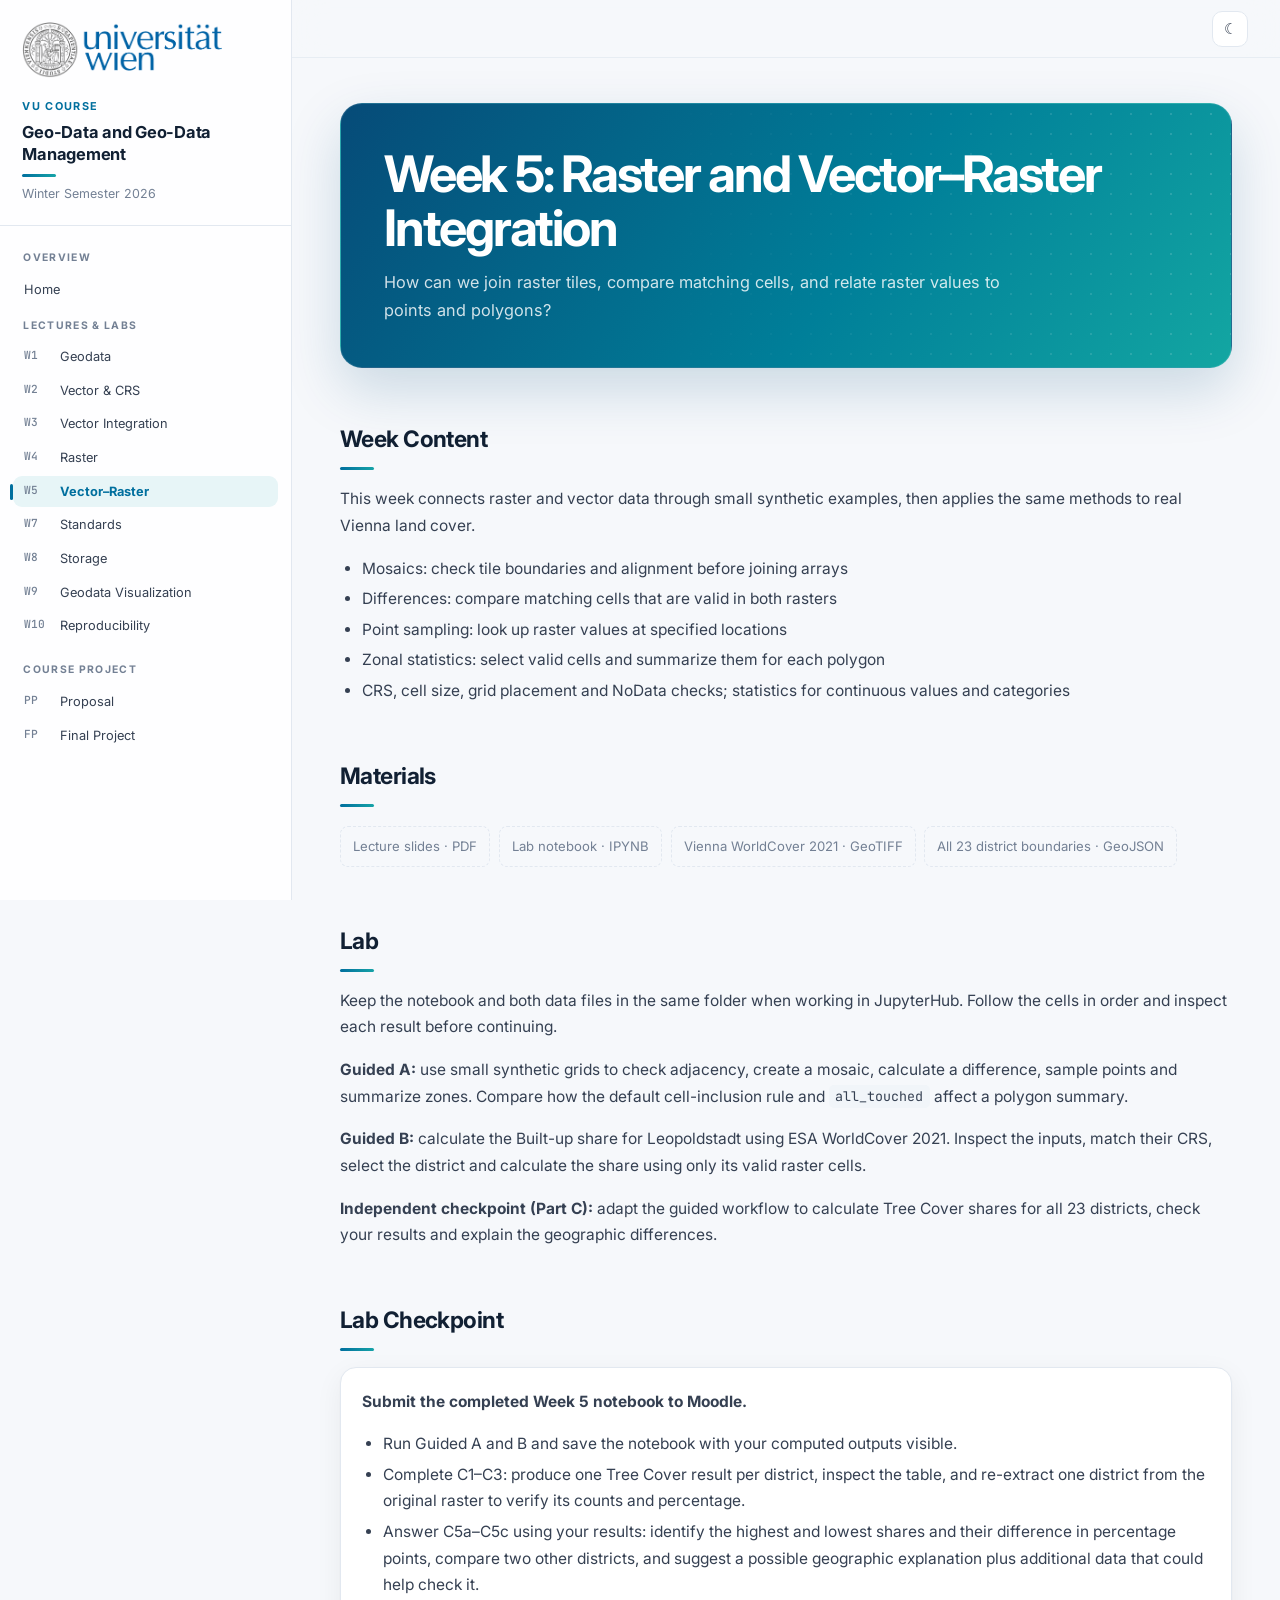
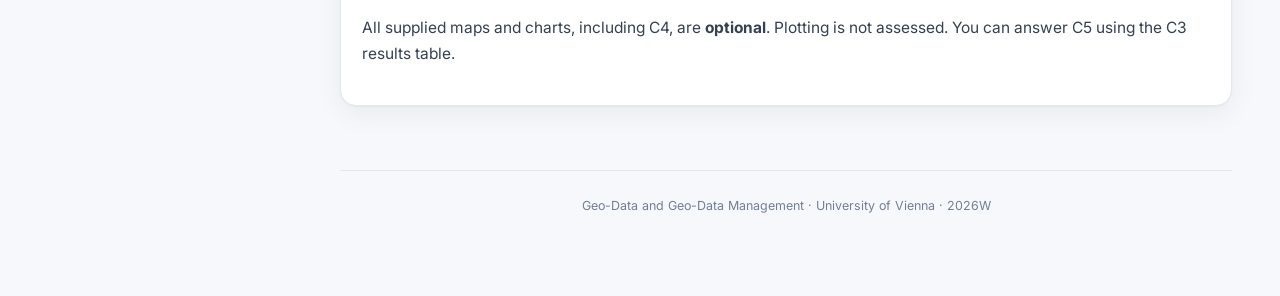
<file: week5.html>
<!doctype html>
<html lang="en">
<head>
  <meta charset="utf-8">
  <meta name="viewport" content="width=device-width,initial-scale=1">
  <meta name="description" content="Week 5 of Geo-Data and Geo-Data Management: raster mosaics, differences, point sampling, zonal statistics, and land-cover shares across Vienna districts.">
  <title>Week 5: Raster and Vector–Raster Integration · Geo-Data 2026W</title>
  <link rel="stylesheet" href="style.css">
</head>
<body data-week="5">
  <aside class="sidebar" id="sidebar">
    <div class="sidebar-header">
      <img src="img/uni_logo.png" alt="University of Vienna" class="sidebar-logo">
      <div class="eyebrow">VU Course</div>
      <h2>Geo-Data and Geo-Data Management</h2>
      <div class="semester">Winter Semester 2026</div>
    </div>
    <nav>
      <div class="nav-title">Overview</div>
      <a class="nav-home" href="index.html">Home</a>
      <div class="nav-title">Lectures &amp; Labs</div>
      <div class="week-nav" id="weekNav"></div>
    </nav>
  </aside>
  <div class="backdrop" id="backdrop"></div>
  <main class="main">
    <div class="topbar">
      <button class="icon-btn menu-toggle" id="menuToggle" aria-label="Open navigation">☰</button>
      <button class="icon-btn" id="themeToggle" aria-label="Toggle colour theme">☾</button>
    </div>
    <div class="content">
      <header class="hero">
        <h1>Week 5: Raster and Vector–Raster Integration</h1>
        <p>How can we join raster tiles, compare matching cells, and relate raster values to points and polygons?</p>
      </header>

      <h2>Week Content</h2>
      <p>This week connects raster and vector data through small synthetic examples, then applies the same methods to real Vienna land cover.</p>
      <ul>
        <li>Mosaics: check tile boundaries and alignment before joining arrays</li>
        <li>Differences: compare matching cells that are valid in both rasters</li>
        <li>Point sampling: look up raster values at specified locations</li>
        <li>Zonal statistics: select valid cells and summarize them for each polygon</li>
        <li>CRS, cell size, grid placement and NoData checks; statistics for continuous values and categories</li>
      </ul>

      <h2>Materials</h2>
      <a class="resource" href="slides/Week5_Raster_VectorRaster_Integration.pdf">Lecture slides · PDF</a>
      <a class="resource" href="code/week5/W05_Raster_VectorRaster_Integration_Lab.ipynb">Lab notebook · IPYNB</a>
      <a class="resource" href="code/week5/W05_Vienna_WorldCover2021_10m.tif">Vienna WorldCover 2021 · GeoTIFF</a>
      <a class="resource" href="code/week5/W05_Vienna_Districts_23.geojson">All 23 district boundaries · GeoJSON</a>

      <h2>Lab</h2>
      <p>Keep the notebook and both data files in the same folder when working in JupyterHub. Follow the cells in order and inspect each result before continuing.</p>
      <p><strong>Guided A:</strong> use small synthetic grids to check adjacency, create a mosaic, calculate a difference, sample points and summarize zones. Compare how the default cell-inclusion rule and <code>all_touched</code> affect a polygon summary.</p>
      <p><strong>Guided B:</strong> calculate the Built-up share for Leopoldstadt using ESA WorldCover 2021. Inspect the inputs, match their CRS, select the district and calculate the share using only its valid raster cells.</p>
      <p><strong>Independent checkpoint (Part C):</strong> adapt the guided workflow to calculate Tree Cover shares for all 23 districts, check your results and explain the geographic differences.</p>

      <h2>Lab Checkpoint</h2>
      <div class="callout">
        <strong>Submit the completed Week 5 notebook to Moodle.</strong>
        <ul>
          <li>Run Guided A and B and save the notebook with your computed outputs visible.</li>
          <li>Complete C1–C3: produce one Tree Cover result per district, inspect the table, and re-extract one district from the original raster to verify its counts and percentage.</li>
          <li>Answer C5a–C5c using your results: identify the highest and lowest shares and their difference in percentage points, compare two other districts, and suggest a possible geographic explanation plus additional data that could help check it.</li>
        </ul>
        <p>All supplied maps and charts, including C4, are <strong>optional</strong>. Plotting is not assessed. You can answer C5 using the C3 results table.</p>
      </div>

      <footer class="footer">Geo-Data and Geo-Data Management · University of Vienna · 2026W</footer>
    </div>
  </main>
  <script src="script.js"></script>
</body>
</html>
</file>
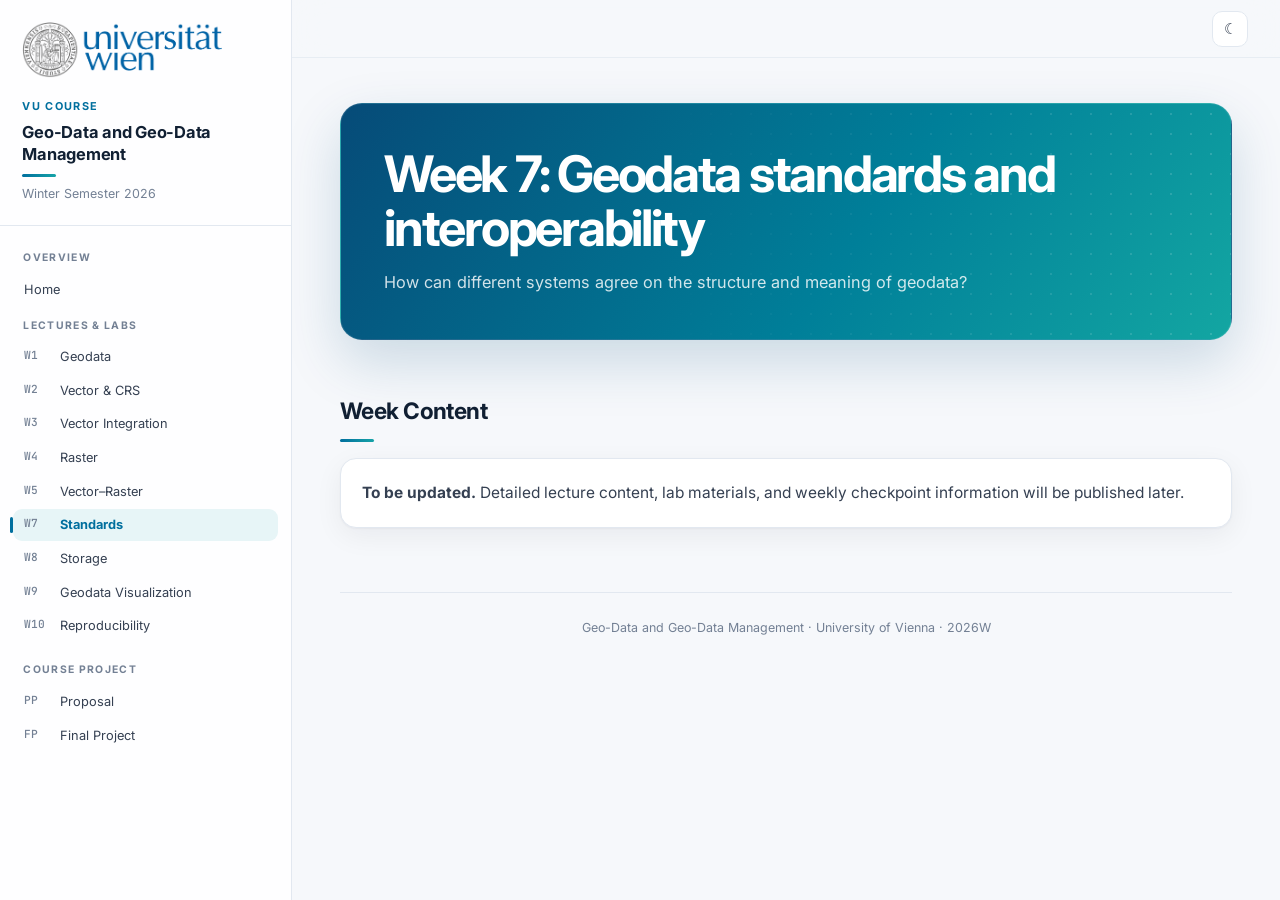
<file: week7.html>
<!doctype html><html lang="en"><head><meta charset="utf-8"><meta name="viewport" content="width=device-width,initial-scale=1"><title>Week 7 · Geo-Data 2026W</title><link rel="stylesheet" href="style.css"></head><body data-week="7"><aside class="sidebar" id="sidebar"><div class="sidebar-header"><img src="img/uni_logo.png" alt="University of Vienna" class="sidebar-logo"><div class="eyebrow">VU Course</div><h2>Geo-Data and Geo-Data Management</h2><div class="semester">Winter Semester 2026</div></div><nav><div class="nav-title">Overview</div><a class="nav-home" href="index.html">Home</a><div class="nav-title">Lectures &amp; Labs</div><div class="week-nav" id="weekNav"></div></nav></aside><div class="backdrop" id="backdrop"></div><main class="main"><div class="topbar"><button class="icon-btn menu-toggle" id="menuToggle">☰</button><button class="icon-btn" id="themeToggle">☾</button></div><div class="content" id="weekContent"></div></main><script src="script.js"></script></body></html>
</file>
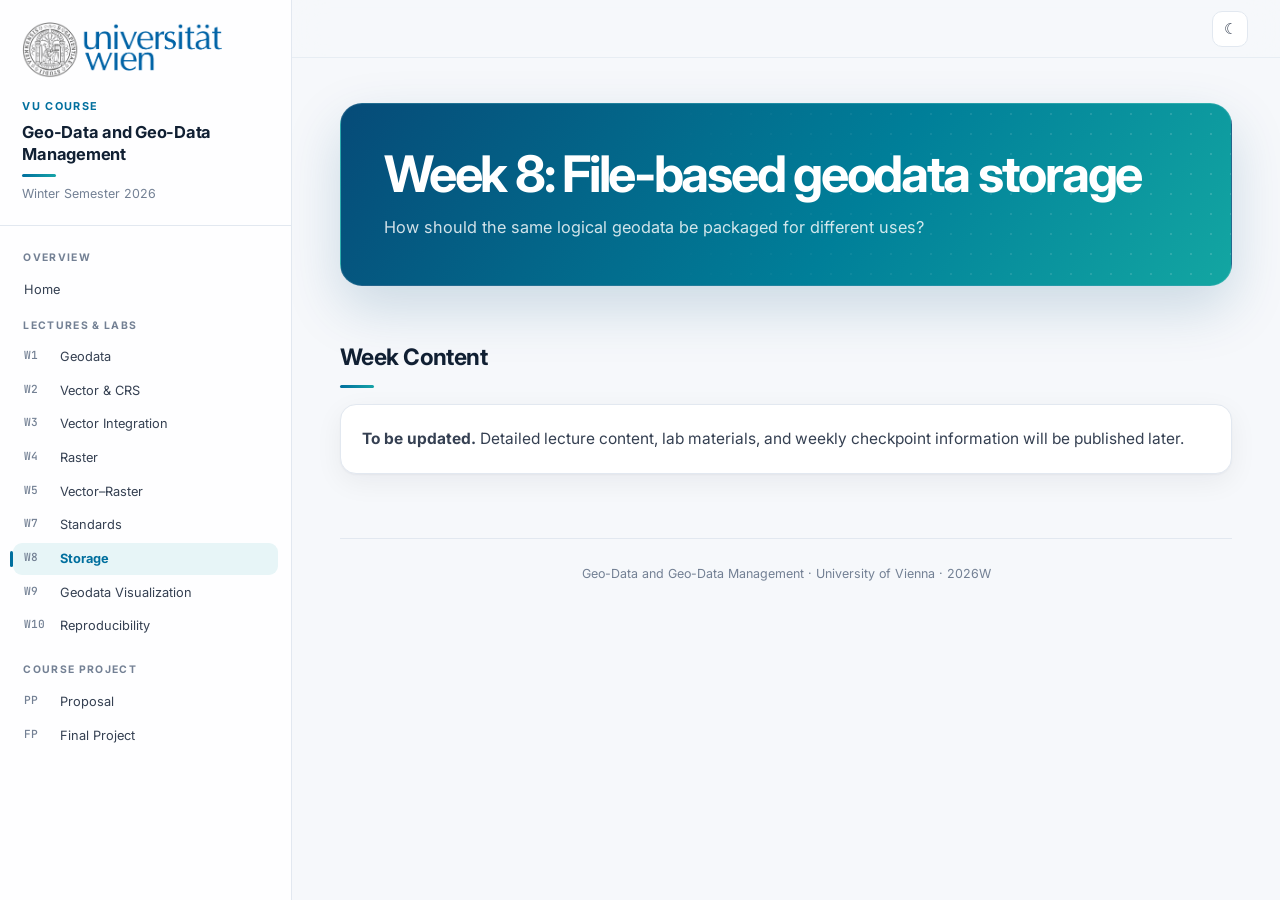
<file: week8.html>
<!doctype html><html lang="en"><head><meta charset="utf-8"><meta name="viewport" content="width=device-width,initial-scale=1"><title>Week 8 · Geo-Data 2026W</title><link rel="stylesheet" href="style.css"></head><body data-week="8"><aside class="sidebar" id="sidebar"><div class="sidebar-header"><img src="img/uni_logo.png" alt="University of Vienna" class="sidebar-logo"><div class="eyebrow">VU Course</div><h2>Geo-Data and Geo-Data Management</h2><div class="semester">Winter Semester 2026</div></div><nav><div class="nav-title">Overview</div><a class="nav-home" href="index.html">Home</a><div class="nav-title">Lectures &amp; Labs</div><div class="week-nav" id="weekNav"></div></nav></aside><div class="backdrop" id="backdrop"></div><main class="main"><div class="topbar"><button class="icon-btn menu-toggle" id="menuToggle">☰</button><button class="icon-btn" id="themeToggle">☾</button></div><div class="content" id="weekContent"></div></main><script src="script.js"></script></body></html>
</file>
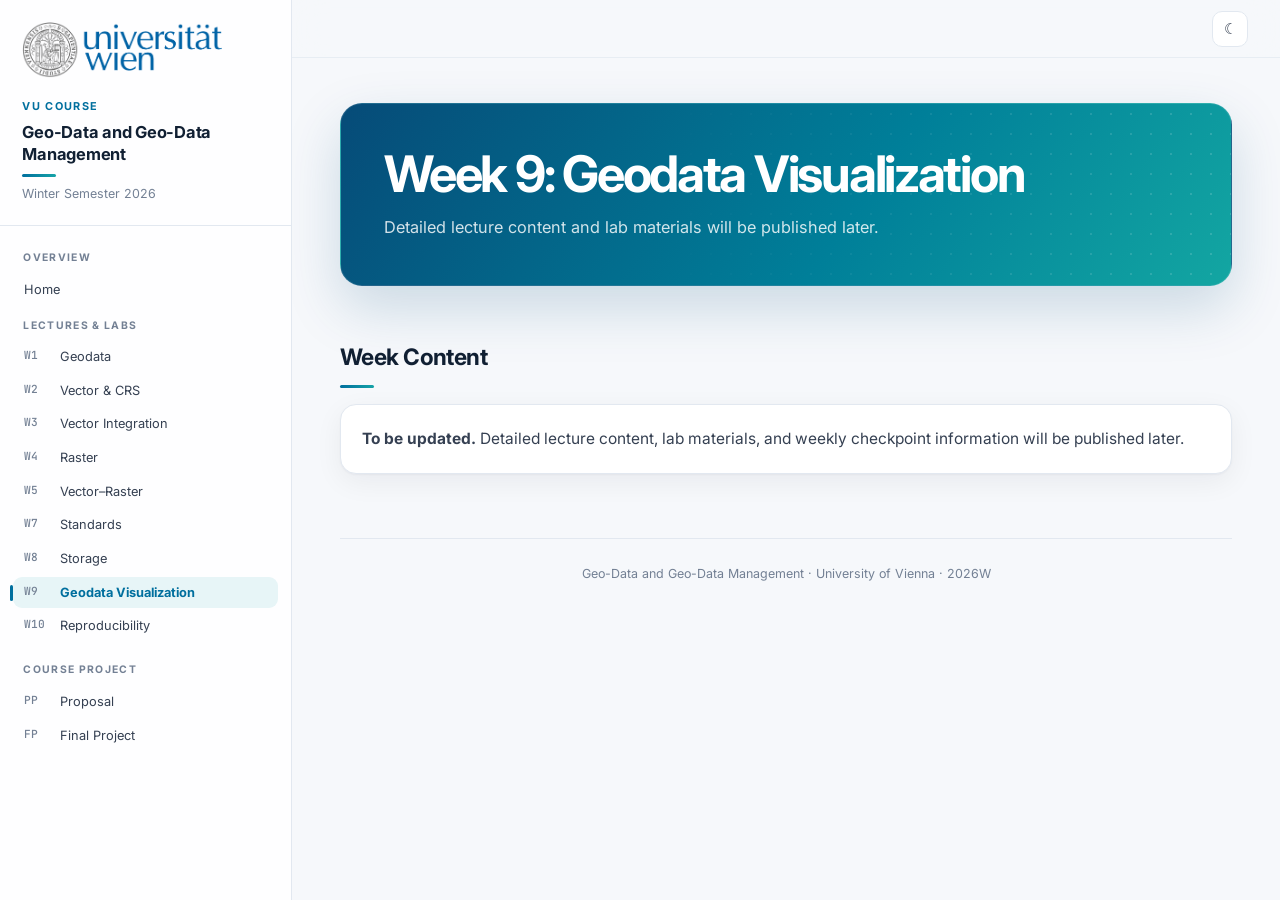
<file: week9.html>
<!doctype html><html lang="en"><head><meta charset="utf-8"><meta name="viewport" content="width=device-width,initial-scale=1"><meta name="description" content="Week 9 of Geo-Data and Geo-Data Management: Geodata Visualization. Detailed lecture and lab content will be published later."><title>Week 9: Geodata Visualization · Geo-Data 2026W</title><link rel="stylesheet" href="style.css"></head><body data-week="9"><aside class="sidebar" id="sidebar"><div class="sidebar-header"><img src="img/uni_logo.png" alt="University of Vienna" class="sidebar-logo"><div class="eyebrow">VU Course</div><h2>Geo-Data and Geo-Data Management</h2><div class="semester">Winter Semester 2026</div></div><nav><div class="nav-title">Overview</div><a class="nav-home" href="index.html">Home</a><div class="nav-title">Lectures &amp; Labs</div><div class="week-nav" id="weekNav"></div></nav></aside><div class="backdrop" id="backdrop"></div><main class="main"><div class="topbar"><button class="icon-btn menu-toggle" id="menuToggle">☰</button><button class="icon-btn" id="themeToggle">☾</button></div><div class="content" id="weekContent"></div></main><script src="script.js"></script></body></html>
</file>
<file: style.css>
@import url('https://fonts.googleapis.com/css2?family=Inter:wght@400;500;600;700&family=JetBrains+Mono:wght@400;500&display=swap');
*,*::before,*::after{box-sizing:border-box}:root{--bg:#f6f8fb;--surface:#fff;--panel:#f1f5f9;--text:#354052;--muted:#738094;--heading:#112033;--border:#e2e8f0;--accent:#006f9e;--accent2:#16a3a7;--soft:#e7f5f7;--sidebar:292px;--shadow:0 1px 2px rgba(15,23,42,.04),0 8px 28px rgba(15,23,42,.06);--radius:16px}
[data-theme="dark"]{--bg:#09111f;--surface:#0f1b2d;--panel:#121f33;--text:#cbd5e1;--muted:#94a3b8;--heading:#f8fafc;--border:#263449;--accent:#67b7e3;--accent2:#45d2dd;--soft:#12314a;--shadow:0 1px 3px rgba(0,0,0,.35)}
html{scroll-behavior:smooth}body{margin:0;min-height:100vh;background:var(--bg);color:var(--text);font:15.5px/1.72 Inter,system-ui,sans-serif;-webkit-font-smoothing:antialiased}a{color:var(--accent);text-decoration:none}a:hover{text-decoration:underline}p{margin:0 0 1rem}ul,ol{padding-left:1.35rem}li{margin:.25rem 0}code{padding:.15rem .4rem;border-radius:5px;background:var(--panel);font-family:'JetBrains Mono',monospace;font-size:.86em}
.sidebar{position:fixed;inset:0 auto 0 0;z-index:20;width:var(--sidebar);overflow-y:auto;padding:1.4rem 0;background:color-mix(in srgb,var(--surface) 94%,var(--soft));border-right:1px solid var(--border);transition:transform .25s ease}.sidebar-header{padding:0 1.4rem 1.3rem;border-bottom:1px solid var(--border)}.sidebar-logo{display:block;max-width:200px;max-height:60px;object-fit:contain;margin-bottom:1.15rem}.eyebrow{color:var(--accent);font-size:.68rem;font-weight:700;letter-spacing:.12em;text-transform:uppercase}.sidebar h2{margin:.35rem 0;color:var(--heading);font-size:1.03rem;line-height:1.35;letter-spacing:-.015em}.semester{color:var(--muted);font-size:.78rem}nav{padding:.9rem .8rem}.nav-title{padding:.55rem .65rem .3rem;color:var(--muted);font-size:.65rem;font-weight:700;letter-spacing:.13em;text-transform:uppercase}.nav-home,.week-nav a{position:relative;display:flex;gap:.55rem;margin:2px 0;padding:.43rem .72rem;border-radius:9px;color:var(--text);font-size:.8rem;line-height:1.4;transition:.18s}.week-nav a span{min-width:1.7rem;color:var(--muted);font:500 .7rem 'JetBrains Mono',monospace}.nav-home:hover,.week-nav a:hover{background:var(--panel);text-decoration:none;transform:translateX(2px)}.nav-home.active,.week-nav a.active{background:var(--soft);color:var(--accent);font-weight:700}.nav-home.active::before,.week-nav a.active::before{position:absolute;left:-3px;top:25%;width:3px;height:50%;border-radius:2px;background:var(--accent);content:''}
.main{min-width:0;margin-left:var(--sidebar)}.topbar{position:sticky;top:0;z-index:10;display:flex;align-items:center;justify-content:flex-end;gap:.6rem;height:58px;padding:.55rem 2rem;border-bottom:1px solid color-mix(in srgb,var(--border) 75%,transparent);background:color-mix(in srgb,var(--bg) 82%,transparent);backdrop-filter:blur(16px)}.topbar-label{margin-right:auto;color:var(--muted);font-size:.76rem;font-weight:650;letter-spacing:.04em}.icon-btn{display:grid;min-width:36px;height:36px;place-items:center;padding:0 .65rem;border:1px solid var(--border);border-radius:10px;background:var(--surface);color:var(--text);cursor:pointer;font-size:.95rem;transition:.18s}.icon-btn:hover{transform:translateY(-1px);border-color:var(--accent)}.menu-toggle{display:none}.content{max-width:1000px;margin:0 auto;padding:2.8rem 3rem 5rem}
.hero{position:relative;overflow:hidden;padding:2.7rem;margin-bottom:1.3rem;border:1px solid rgba(255,255,255,.12);border-radius:22px;background:linear-gradient(125deg,#064b78 0%,#007f99 58%,#13a6a2 100%);box-shadow:0 22px 55px rgba(0,79,120,.18);color:#fff}.hero::after{position:absolute;inset:0;background-image:radial-gradient(rgba(255,255,255,.15) 1px,transparent 1px);background-size:20px 20px;mask-image:linear-gradient(to left,#000,transparent 65%);content:'';pointer-events:none}.hero-copy{position:relative;z-index:2;width:min(640px,73%)}.hero-eyebrow,.hero .eyebrow{display:inline-block;margin-bottom:1.1rem;color:#baf6ef;font-size:.72rem;font-weight:700;letter-spacing:.13em;text-transform:uppercase}.hero h1{position:relative;z-index:2;margin:0 0 .75rem;color:#fff;font-size:clamp(2rem,4.2vw,3.15rem);line-height:1.08;letter-spacing:-.045em}.hero p{position:relative;z-index:2;max-width:650px;margin:0;color:rgba(255,255,255,.82);font-size:1.02rem}.hero-actions{display:flex;flex-wrap:wrap;gap:.7rem;margin-top:1.6rem}.button{display:inline-flex;padding:.62rem .95rem;border:1px solid transparent;border-radius:10px;font-size:.8rem;font-weight:700;transition:.18s}.button:hover{transform:translateY(-1px);text-decoration:none}.button-light{background:#fff;color:#075477;box-shadow:0 8px 20px rgba(0,0,0,.1)}.button-ghost{border-color:rgba(255,255,255,.3);color:#fff;background:rgba(255,255,255,.08)}
.hero-visual{position:absolute;z-index:1;right:3rem;top:50%;width:180px;height:180px;transform:translateY(-50%)}.data-layer{position:absolute;width:90px;height:56px;border:2px solid rgba(255,255,255,.65);border-radius:12px;transform:skewY(-12deg) rotate(-2deg)}.layer-one{left:38px;top:22px;background:rgba(255,255,255,.08)}.layer-two{left:28px;top:60px;background:rgba(186,246,239,.12)}.layer-three{left:18px;top:98px;background:rgba(255,255,255,.08)}.data-node{position:absolute;width:10px;height:10px;border:3px solid #baf6ef;border-radius:50%;background:#087f93}.node-one{left:58px;top:46px}.node-two{right:39px;top:82px}.node-three{left:43px;bottom:23px}
h2{margin:3.2rem 0 1rem;padding:0;color:var(--heading);font-size:1.42rem;letter-spacing:-.025em}h2::after{display:block;width:34px;height:3px;margin-top:.55rem;border-radius:3px;background:linear-gradient(90deg,var(--accent),var(--accent2));content:''}h3{margin:0 0 .35rem;color:var(--heading);font-size:1rem;letter-spacing:-.012em}.quick-facts{display:grid;grid-template-columns:repeat(4,1fr);gap:.75rem;margin:1rem 0 2rem}.fact{padding:.9rem 1rem;border:1px solid var(--border);border-radius:12px;background:var(--surface);box-shadow:0 1px 2px rgba(15,23,42,.03)}.fact strong{display:block;color:var(--heading);font-size:.75rem;letter-spacing:.05em;text-transform:uppercase}.fact span{font-size:.88rem}
.card-grid{display:grid;grid-template-columns:repeat(2,minmax(0,1fr));gap:1rem;margin:1rem 0}.card,.instructor-card,.meta-card,.callout{padding:1.3rem;border:1px solid var(--border);border-radius:var(--radius);background:var(--surface);box-shadow:var(--shadow)}.card{transition:.2s}.card:hover{transform:translateY(-2px);border-color:color-mix(in srgb,var(--accent) 35%,var(--border));box-shadow:0 14px 34px rgba(15,23,42,.09)}.card p,.instructor-card p{margin:0;color:var(--muted);font-size:.88rem}.instructor-card{display:flex;align-items:center;gap:1.2rem}.instructor-card img{width:86px;height:86px;border-radius:50%;object-fit:cover;border:3px solid var(--soft)}
.schedule-wrap{overflow-x:auto;border:1px solid var(--border);border-radius:var(--radius);background:var(--surface);box-shadow:var(--shadow)}table{width:100%;border-collapse:collapse;font-size:.86rem}th,td{padding:.72rem .8rem;border-bottom:1px solid var(--border);text-align:left;vertical-align:top}th{background:var(--panel);color:var(--heading);font-size:.7rem;letter-spacing:.06em;text-transform:uppercase}tbody tr:not(.phase){transition:background .16s}tbody tr:not(.phase):hover{background:color-mix(in srgb,var(--soft) 40%,var(--surface))}.phase td{background:var(--soft);color:var(--accent);font-size:.73rem;font-weight:700;letter-spacing:.06em;text-transform:uppercase}.tag{display:inline-block;padding:.18rem .55rem;border-radius:999px;background:var(--soft);color:var(--accent);font-size:.7rem;font-weight:700}.exam-phase td{border-bottom:1px solid #d7d4ee;background:#f0eff9;color:#55518a}.exam-row{background:color-mix(in srgb,#f7f6fc 90%,var(--surface));box-shadow:inset 0 1px 0 #ebe9f7,inset 0 -1px 0 #ebe9f7}.exam-row td:first-child{border-left:5px solid #6b68a6;color:#55518a;font-weight:800}.exam-row td{padding-top:.9rem;padding-bottom:.9rem;border-bottom-color:#dddaf0}.exam-row a strong{color:#504d83;font-size:.92rem}.tag-exam{border:1px solid #ccc8e8;background:#e7e5f5;color:#504d83;letter-spacing:.06em;text-transform:uppercase}
.grading-bar{display:flex;height:14px;margin:1.2rem 0 1rem;overflow:hidden;border:3px solid var(--surface);border-radius:999px;background:var(--panel);box-shadow:0 2px 10px rgba(15,23,42,.1)}.grading-bar span{height:100%}.bar-participation{width:10%;background:#38a88b}.bar-project{width:20%;background:#76b9d3}.bar-midterm{width:40%;background:#347fa5}.bar-final{width:30%;background:#205477}.assessment-grid{display:grid;grid-template-columns:repeat(4,1fr);gap:.75rem;margin-bottom:2rem}.grade-card{position:relative;overflow:hidden;min-height:132px;padding:1.05rem;border:1px solid var(--border);border-radius:13px;background:var(--surface);box-shadow:var(--shadow)}.grade-card::before{position:absolute;inset:0 0 auto;height:4px;content:''}.grade-label{display:block;margin:.15rem 0 .35rem;color:var(--heading);font-size:.78rem;font-weight:700}.grade-card strong{display:block;margin-bottom:.25rem;font-size:1.55rem}.grade-card p{margin:0;color:var(--muted);font-size:.76rem;line-height:1.45}.participation-card::before{background:#38a88b}.participation-card strong{color:#28856f}.project-card::before{background:#76b9d3}.project-card strong{color:#3d8fac}.midterm-card::before{background:#347fa5}.midterm-card strong{color:#347fa5}.final-card::before{background:#205477}.final-card strong{color:#205477}.grading-note,.muted{color:var(--muted);font-size:.84rem}
.tool-grid{display:grid;grid-template-columns:repeat(2,minmax(0,240px));gap:.9rem;margin:1rem 0}.tool-card{display:flex;align-items:center;gap:1rem;padding:1.05rem 1.15rem;border:1px solid var(--border);border-radius:14px;background:var(--surface);box-shadow:var(--shadow)}.tool-icon{flex:0 0 48px;width:48px;height:48px}.python-icon path:first-of-type{fill:#3776ab}.python-icon path:last-of-type{fill:#ffd343}.python-icon circle:first-of-type{fill:#fff}.python-icon circle:last-of-type{fill:#5b4b00}.jupyter-icon circle:first-of-type{fill:none;stroke:#f37626;stroke-width:5;stroke-dasharray:78 35;transform:rotate(-18deg);transform-origin:center}.jupyter-icon circle:not(:first-of-type){fill:#6b7280}.tool-card div{display:grid}.tool-card strong{color:var(--heading)}.tool-card span{color:var(--muted);font-size:.75rem}
.core-question{padding:1rem 1.2rem;margin:1rem 0 2rem;border:1px solid color-mix(in srgb,var(--accent) 20%,var(--border));border-left:4px solid var(--accent);border-radius:0 var(--radius) var(--radius) 0;background:color-mix(in srgb,var(--soft) 70%,var(--surface))}.meta-grid{display:grid;grid-template-columns:repeat(3,1fr);gap:1rem;margin:1rem 0}.meta-card strong{display:block;color:var(--muted);font-size:.72rem;letter-spacing:.05em;text-transform:uppercase}.callout{margin:1rem 0}.resource{display:inline-block;margin:.2rem .3rem .2rem 0;padding:.5rem .75rem;border:1px dashed var(--border);border-radius:8px;color:var(--muted);font-size:.82rem}.footer{margin-top:4rem;padding-top:1.5rem;border-top:1px solid var(--border);color:var(--muted);text-align:center;font-size:.78rem}.backdrop{display:none}
[data-theme="dark"] .exam-phase td{border-color:#46446c;background:#25243d;color:#b9b5e5}[data-theme="dark"] .exam-row{background:color-mix(in srgb,#211f37 80%,var(--surface));box-shadow:inset 0 1px 0 #3b395c,inset 0 -1px 0 #3b395c}[data-theme="dark"] .exam-row td{border-bottom-color:#454269}[data-theme="dark"] .exam-row a strong,[data-theme="dark"] .exam-row td:first-child{color:#c0bce8}[data-theme="dark"] .tag-exam{border-color:#55517e;background:#32304e;color:#cbc7ef}
@media(max-width:800px){.sidebar{transform:translateX(-100%)}.sidebar.open{transform:none}.main{margin-left:0}.menu-toggle{display:grid;margin-right:auto}.topbar-label{display:none}.content{padding:1.4rem 1rem 3rem}.hero{padding:1.8rem;border-radius:16px}.hero-copy{width:100%}.hero-visual{display:none}.quick-facts,.assessment-grid{grid-template-columns:repeat(2,1fr)}.card-grid,.meta-grid{grid-template-columns:1fr}.tool-grid{grid-template-columns:repeat(2,1fr)}.backdrop.show{display:block;position:fixed;inset:0;z-index:15;background:rgba(0,0,0,.5)}}
@media(max-width:430px){.quick-facts,.assessment-grid,.tool-grid{grid-template-columns:1fr}}
/* Course project navigation and cards */
.nav-project-title{margin-top:.65rem}.final-project-timeline{display:grid;grid-template-columns:repeat(3,1fr);gap:.9rem;margin:1rem 0}.timeline-card{padding:1.1rem;border:1px solid var(--border);border-radius:14px;background:var(--surface);box-shadow:var(--shadow)}.timeline-card span{display:block;margin-bottom:.25rem;color:var(--accent);font-size:.72rem;font-weight:800;letter-spacing:.06em;text-transform:uppercase}.timeline-card strong{display:block;margin-bottom:.35rem;color:var(--heading)}.timeline-card p{margin:0;color:var(--muted);font-size:.82rem}.schedule-wrap td a{color:var(--text);text-decoration:none}.schedule-wrap td a:hover{color:var(--accent)}@media(max-width:800px){.final-project-timeline{grid-template-columns:1fr}}


/* Homepage schedule — aligned with the GIR course site */
.quick-facts{grid-template-columns:repeat(3,1fr)}
.schedule-gir{width:100%;max-width:none}
.schedule-gir table{width:100%;table-layout:fixed;font-size:.92rem}
.schedule-gir th,.schedule-gir td{padding:.68rem .85rem}
.schedule-gir th:nth-child(1),.schedule-gir td:nth-child(1){width:18%}
.schedule-gir th:nth-child(2),.schedule-gir td:nth-child(2){width:16%}
.schedule-gir th:nth-child(3),.schedule-gir td:nth-child(3){width:66%}
.schedule-gir tbody tr:nth-child(even){background:var(--panel)}
.schedule-gir tbody tr:nth-child(odd){background:var(--surface)}
.schedule-gir tbody tr:hover{background:color-mix(in srgb,var(--soft) 50%,var(--surface))}
.schedule-gir td a{color:var(--text);text-decoration:none}
.schedule-gir td a:hover{color:var(--accent);text-decoration:none}
.schedule-gir .schedule-highlight td{color:var(--accent);font-weight:800}
.schedule-gir .schedule-highlight a{color:var(--accent);font-weight:800}
.schedule-accent{color:var(--accent);font-weight:800}
.no-makeup{margin:.55rem .2rem 0;text-align:right;color:#c51f1f;font-size:1rem;font-style:italic}
[data-theme="dark"] .no-makeup{color:#ff7a7a}
@media(max-width:800px){.quick-facts{grid-template-columns:repeat(3,1fr)}}
@media(max-width:560px){.quick-facts{grid-template-columns:1fr}.schedule-gir table{table-layout:auto}.schedule-gir th:nth-child(1),.schedule-gir td:nth-child(1),.schedule-gir th:nth-child(2),.schedule-gir td:nth-child(2),.schedule-gir th:nth-child(3),.schedule-gir td:nth-child(3){width:auto}}
</file>
